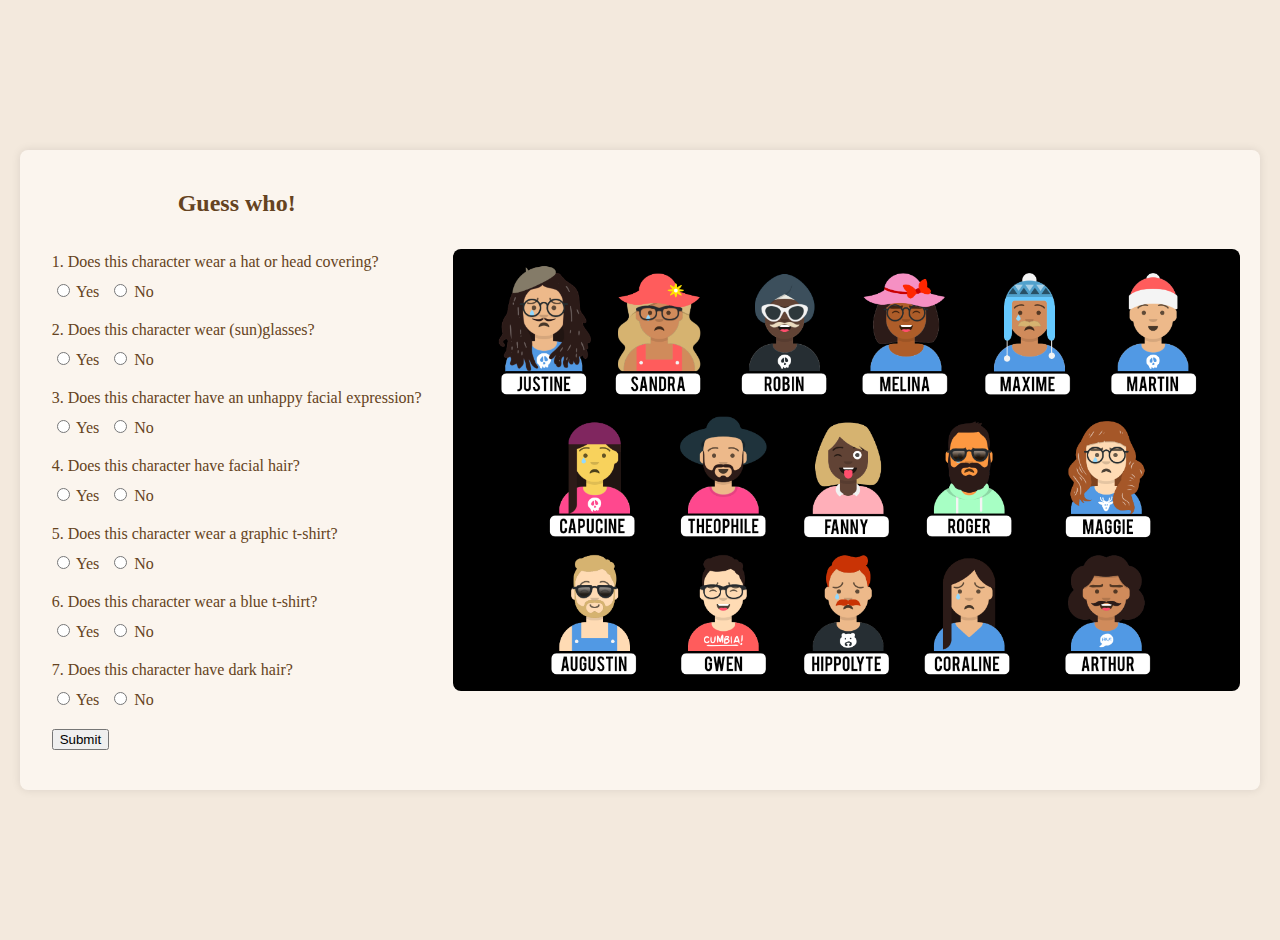
<file: guess-who/index.html>
<!DOCTYPE html>
<html lang="en">
<head>
    <meta charset="UTF-8">
    <meta name="viewport" content="width=device-width, initial-scale=1.0">
    <title>guess who</title>
    <link rel="stylesheet" href="styles.css">
</head>
<body>
    <div class="container">
        <div class="question-container">
            <h2>Guess who!</h2>
            <form id="characterForm">
                <div class="question">
                    <p>1. Does this character wear a hat or head covering?</p>
                    <div class="options">
                        <label><input type="radio" name="q1" value="1"> Yes</label>
                        <label><input type="radio" name="q1" value="0"> No</label>
                    </div>
                </div>
                <div class="question">
                    <p>2. Does this character wear (sun)glasses?</p>
                    <div class="options">
                        <label><input type="radio" name="q2" value="1"> Yes</label>
                        <label><input type="radio" name="q2" value="0"> No</label>
                    </div>
                </div>
                <div class="question">
                    <p>3. Does this character have an unhappy facial expression?</p>
                    <div class="options">
                        <label><input type="radio" name="q3" value="1"> Yes</label>
                        <label><input type="radio" name="q3" value="0"> No</label>
                    </div>
                </div>
                <div class="question">
                    <p>4. Does this character have facial hair?</p>
                    <div class="options">
                        <label><input type="radio" name="q4" value="1"> Yes</label>
                        <label><input type="radio" name="q4" value="0"> No</label>
                    </div>
                </div>
                <div class="question">
                    <p>5. Does this character wear a graphic t-shirt?</p>
                    <div class="options">
                        <label><input type="radio" name="q5" value="1"> Yes</label>
                        <label><input type="radio" name="q5" value="0"> No</label>
                    </div>
                </div>
                <div class="question">
                    <p>6. Does this character wear a blue t-shirt?</p>
                    <div class="options">
                        <label><input type="radio" name="q6" value="1"> Yes</label>
                        <label><input type="radio" name="q6" value="0"> No</label>
                    </div>
                </div>
                <div class="question">
                    <p>7. Does this character have dark hair?</p>
                    <div class="options">
                        <label><input type="radio" name="q7" value="1"> Yes</label>
                        <label><input type="radio" name="q7" value="0"> No</label>
                    </div>
                </div>
                <button type="button" onclick="showResults()">Submit</button>
                <div id="results"></div>
            </form>
        </div>
        <div class="image-container">
            <img src="characters.PNG" alt="Character Image">
        </div>

    </div>
    </div>
    <script src="script.js"></script>
</body>
</html>
</file>
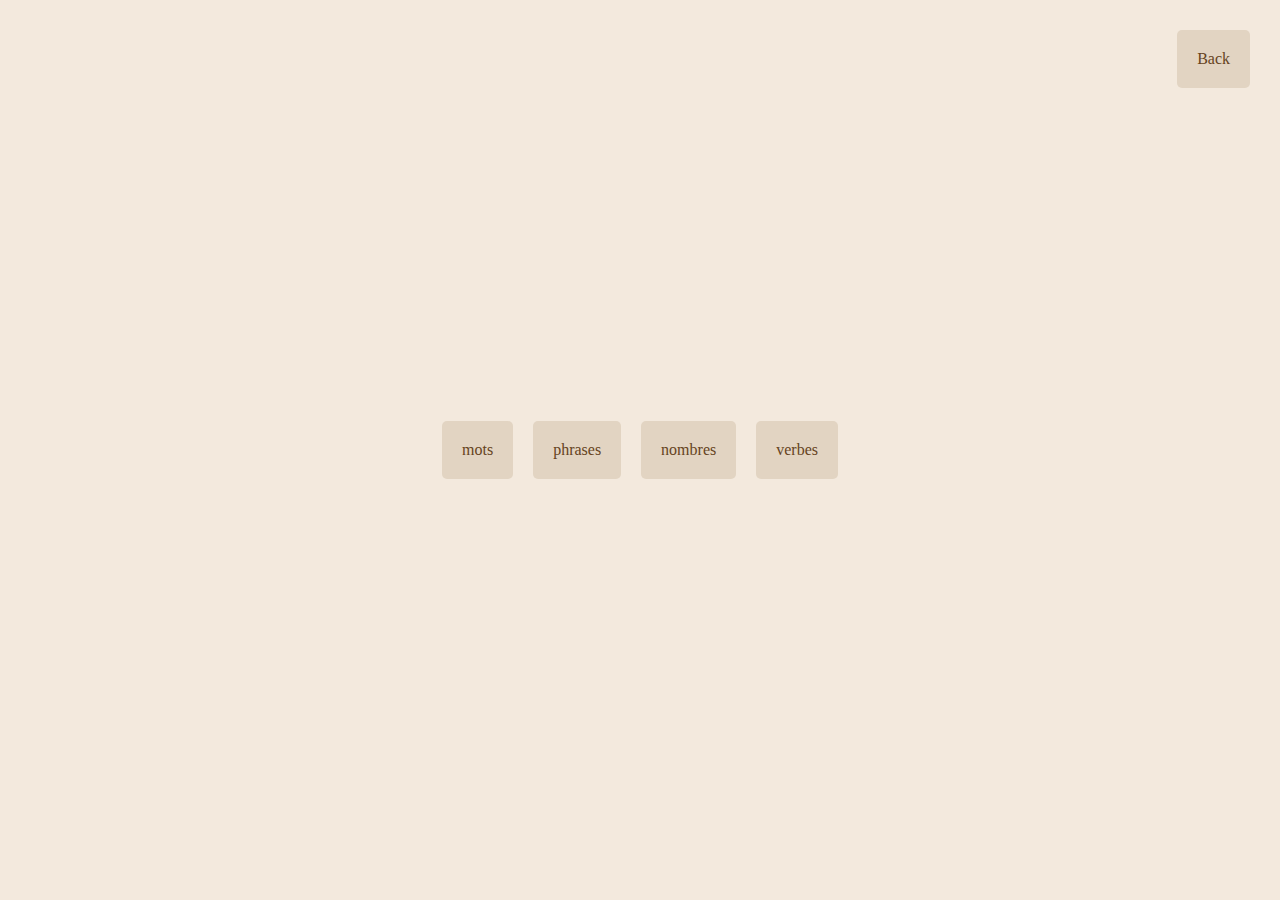
<file: occitan/index.html>
<!DOCTYPE html>
<html lang="en">
<head>
    <meta charset="UTF-8">
    <meta name="viewport" content="width=device-width, initial-scale=1.0">
    <title>Random Word Selector</title>
    <style>
        body {
            font-family: 'Palatino', serif;
            background-color: #f3e9dd;
            display: flex;
            flex-direction: column;
            align-items: center;
            justify-content: center;
            height: 100vh;
            margin: 0;
            color: #654321;; /* Default link color */
        }
        .box {
            padding: 20px;
            margin: 10px;
            background-color: #fbf5ee; /* Lighter background color */
            border: 1px solid #ccc; /* Outline */
            box-shadow: 0 0 10px rgba(200, 172, 135, 0.5); /* Shadow */
            width: 300px;
            text-align: center;
            color: #654321;; /* Default link color */
            border-radius: 5px; /* Rounded corners */
        }
        .button {
            padding: 20px;
            margin: 10px;
            background-color: rgba(210, 192, 168, 0.5); /* Darker shade of #f3e9dd */
            border: none;
            box-shadow: none;
            text-align: center;
            cursor: pointer;
            text-decoration: none; /* Remove underline for anchor */
            color: black; /* Text color */
            display: inline-block;
            color: #654321;; /* Default link color */
            border-radius: 5px; /* Rounded corners */
        }
        .hidden {
            display: none;
        }
        .button-container {
            display: flex;
            flex-direction: row;
            justify-content: center;
        }
        #back-to-index {
            position: absolute;
            top: 20px;
            right: 20px;
        }
        #pre-selection-back-button {
            position: absolute;
            top: 20px;
            right: 20px;
        }
        #back-button {
            position: absolute;
            top: 20px;
            right: 20px;
        }
        #content {
            text-align: center; /* Center align content */
        }
    </style>
</head>
<body>
    <a id="back-to-index" href="../index.html" class="button">Back</a>
    <div id="content" class="hidden">
        <a id="pre-selection-back-button" href="../index.html" class="button">Back</a>
        <div id="word1" class="box"></div>
        <div id="word2" class="box hidden"></div>
        <div id="back-button" class="button">Back</div>
    </div>
    <div id="button-container" class="button-container">
        <div class="button" data-file="mots.tsv">mots</div>
        <div class="button" data-file="phrases.tsv">phrases</div>
        <div class="button" data-file="nombres.tsv">nombres</div>
        <div class="button" data-file="verbes.tsv">verbes</div>
    </div>
    
    <script>
        document.addEventListener('DOMContentLoaded', function () {
            const buttonContainer = document.getElementById('button-container');
            const contentContainer = document.getElementById('content');
            const word1Box = document.getElementById('word1');
            const word2Box = document.getElementById('word2');
            const backButton = document.getElementById('back-button');
            const preSelectionBackButton = document.getElementById('pre-selection-back-button');
            const backToIndexButton = document.getElementById('back-to-index');

            let words = [];
            let currentIndex = -1;
            let currentColumn = 0; // Track the current column (0 or 1)
            let totalColumns = 2; // Total number of columns in the TSV file

            // Existing button click event listeners
            document.querySelectorAll('.button').forEach(button => {
                button.addEventListener('click', function () {
                    const file = button.getAttribute('data-file');
                    loadTSV(file);
                    buttonContainer.style.display = 'none'; // Hide the button container
                    contentContainer.classList.remove('hidden');
                    preSelectionBackButton.style.display = 'none'; // Hide pre-selection back button
                    backToIndexButton.style.display = 'none'; // Hide index back button after selection
                });
            });

            // Back button click event listener (on the second page)
            backButton.addEventListener('click', function () {
                contentContainer.classList.add('hidden');
                buttonContainer.style.display = 'flex'; // Show the button container
                preSelectionBackButton.style.display = 'inline-block'; // Show pre-selection back button
                backToIndexButton.style.display = 'inline-block'; // Show index back button
            });

            // Back to index button click event listener (on the first page)
            backToIndexButton.addEventListener('click', function (event) {
                event.preventDefault();
                window.location.href = '../index.html';
            });

            // Keydown event listener for Enter key
            document.addEventListener('keydown', function (event) {
                if (event.key === 'Enter') {
                    event.preventDefault(); // Prevent default action (e.g., form submission)
                    if (currentColumn === 0) {
                        showSecondWord();
                    } else {
                        showRandomWord();
                    }
                } else {
                    // Move to next column if any other key is pressed
                    if (currentColumn === 0) {
                        showSecondWord();
                    } else {
                        showRandomWord();
                    }
                }
            });

            // Click event listener to move to the next column when clicking outside back-button
            document.addEventListener('click', function (event) {
                if (event.target !== backButton && event.target.closest('#back-button') === null) {
                    if (currentColumn === 0) {
                        showSecondWord();
                    } else {
                        showRandomWord();
                    }
                }
            });

            function loadTSV(file) {
                fetch(file)
                    .then(response => response.text())
                    .then(tsvData => {
                        const rows = tsvData.trim().split('\n').slice(1);
                        words = rows.map(row => row.split('\t'));
                        showRandomWord();
                    });
            }

            function showRandomWord() {
                currentIndex = Math.floor(Math.random() * words.length);
                const currentWord = words[currentIndex];
                word1Box.textContent = currentWord[0];
                word2Box.classList.add('hidden');
                currentColumn = 0; // Set to first column
            }

            function showSecondWord() {
                const currentWord = words[currentIndex];
                word2Box.textContent = currentWord[1];
                word2Box.classList.remove('hidden');
                currentColumn = 1; // Set to second column
            }
        });
    </script>
</body>
</html>
</file>
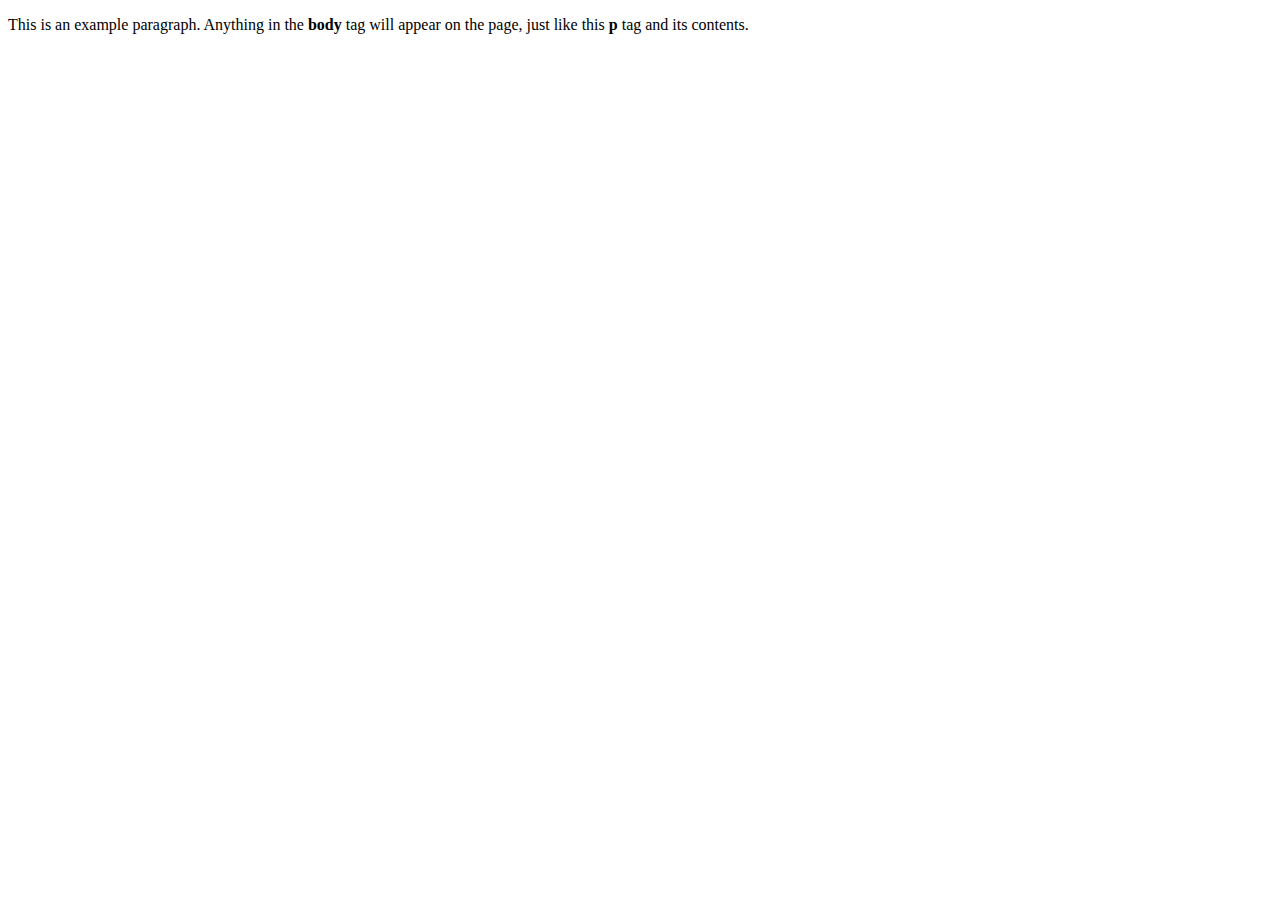
<file: teaching/index.html>
<!doctype html>
<html>
  <head>
    <title>This is the title of the webpage!</title>
  </head>
  <body>
    <p>This is an example paragraph. Anything in the <strong>body</strong> tag will appear on the page, just like this <strong>p</strong> tag and its contents.</p>
  </body>
</html>
</file>
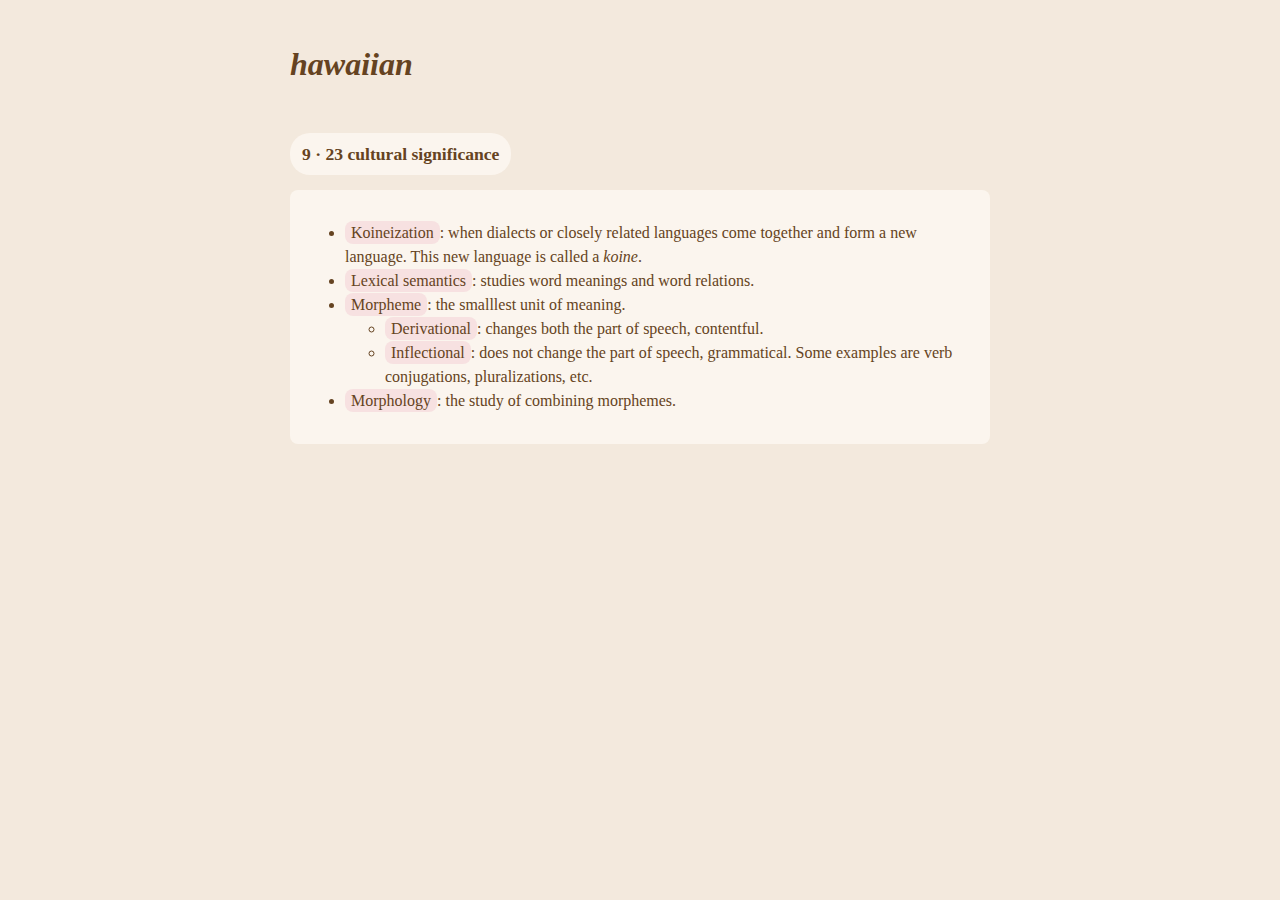
<file: languages/hawaiian/index.html>
<!DOCTYPE html>
<html lang="en">
<head>
    <meta charset="UTF-8">
    <meta name="viewport" content="width=device-width, initial-scale=1.0">
    <title>romling</title>
    <link rel="stylesheet" href="styles.css">
</head>
<body>
    <div class="content">
        <div class="title-container">
            <h1><i>hawaiian</i></h1>
        </div>

        <!-- Example note entry -->
        <div class="entry">
            <h2 class="entry-date">9 · 23 cultural significance</h2>
            <div class="box">
                <ul>
                    <li>
                        <span class="hl">Koineization</span>: when dialects or closely related languages come together and form a new language. This new language is called a <i>koine</i>. 
                    </li>
                    <li>
                        <span class="hl">Lexical semantics</span>: studies word meanings and word relations. 
                    </li>
                    <li>
                        <span class="hl">Morpheme</span>: the smalllest unit of meaning.
                    </li>
                        <ul>
                            <li>  <span class="hl">Derivational</span>: changes both the part of speech, contentful.</li>
                            <li>  <span class="hl">Inflectional</span>: does not change the part of speech, grammatical. Some examples are verb conjugations, pluralizations, etc.</li>
                        </ul>
                    <li>
                        <span class="hl">Morphology</span>: the study of combining morphemes.
                    </li>
                </ul>
        </div>
    </div>
</body>
</html>
</file>
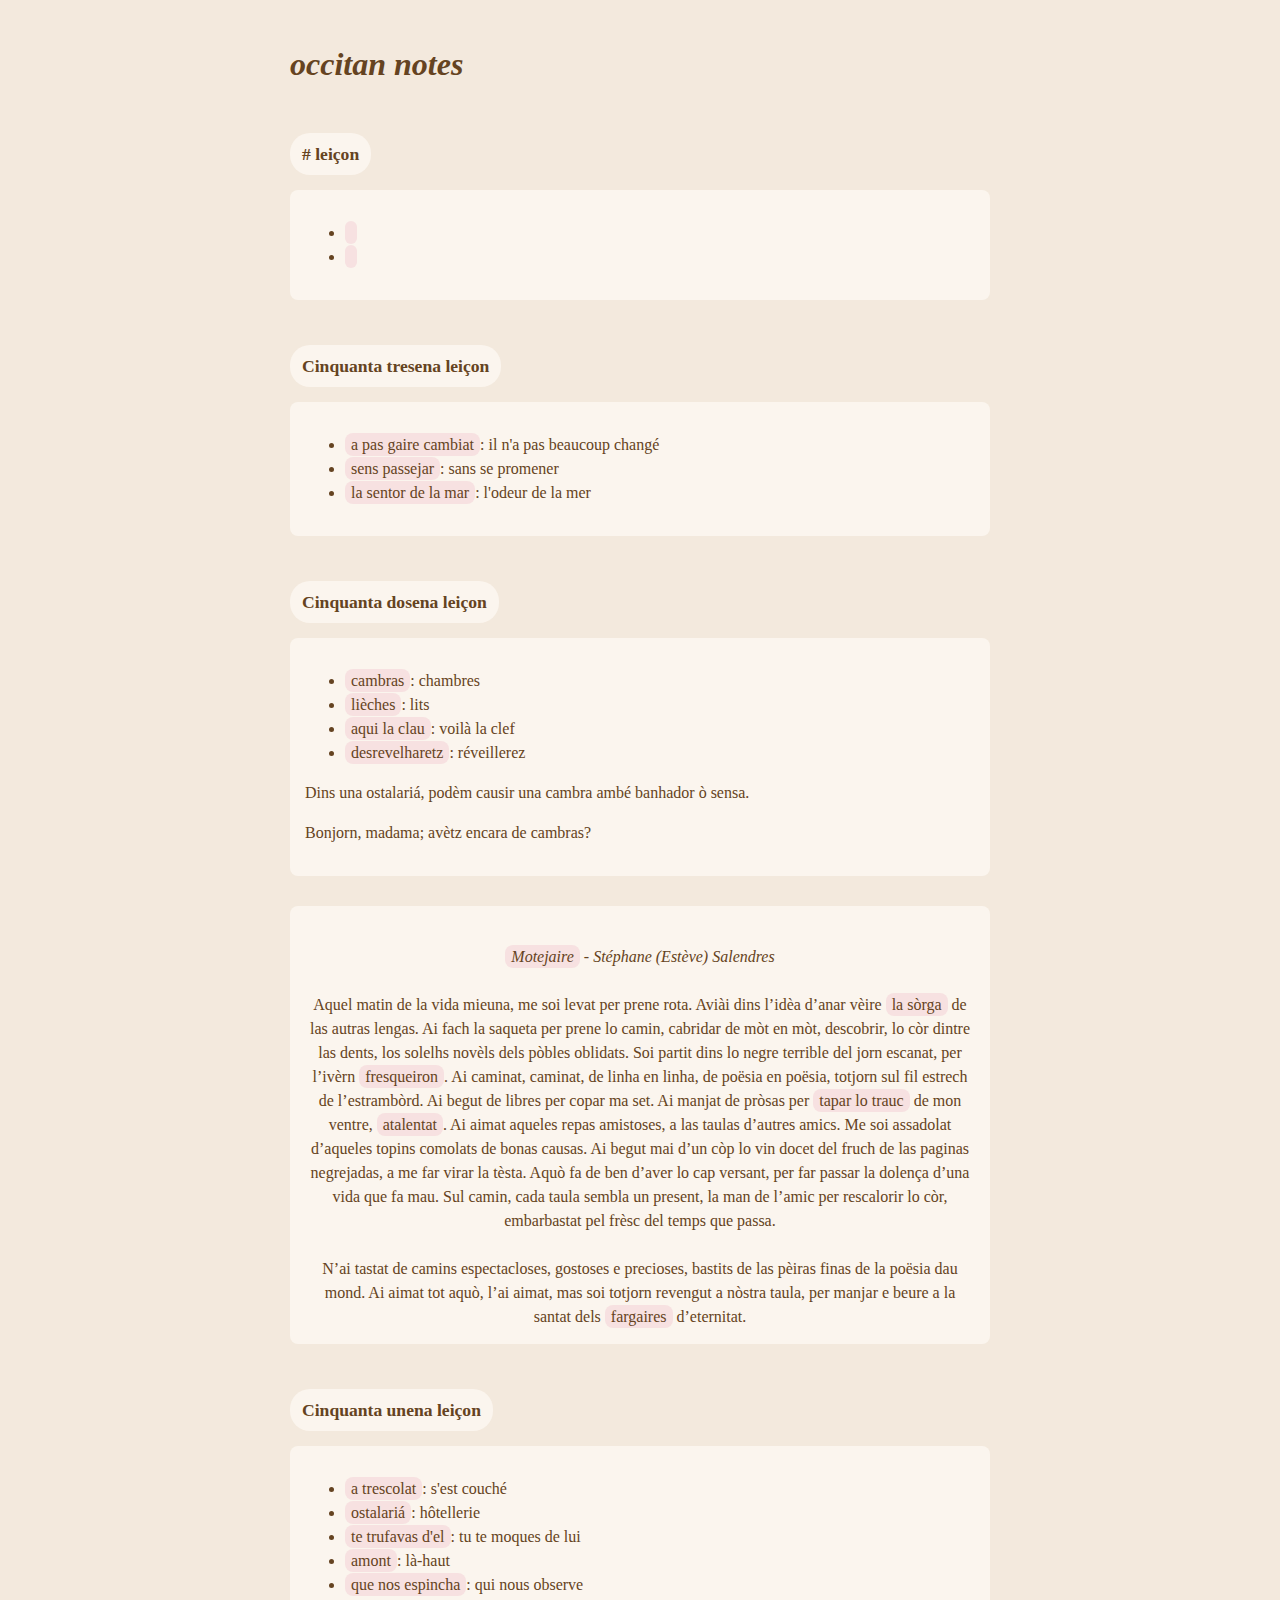
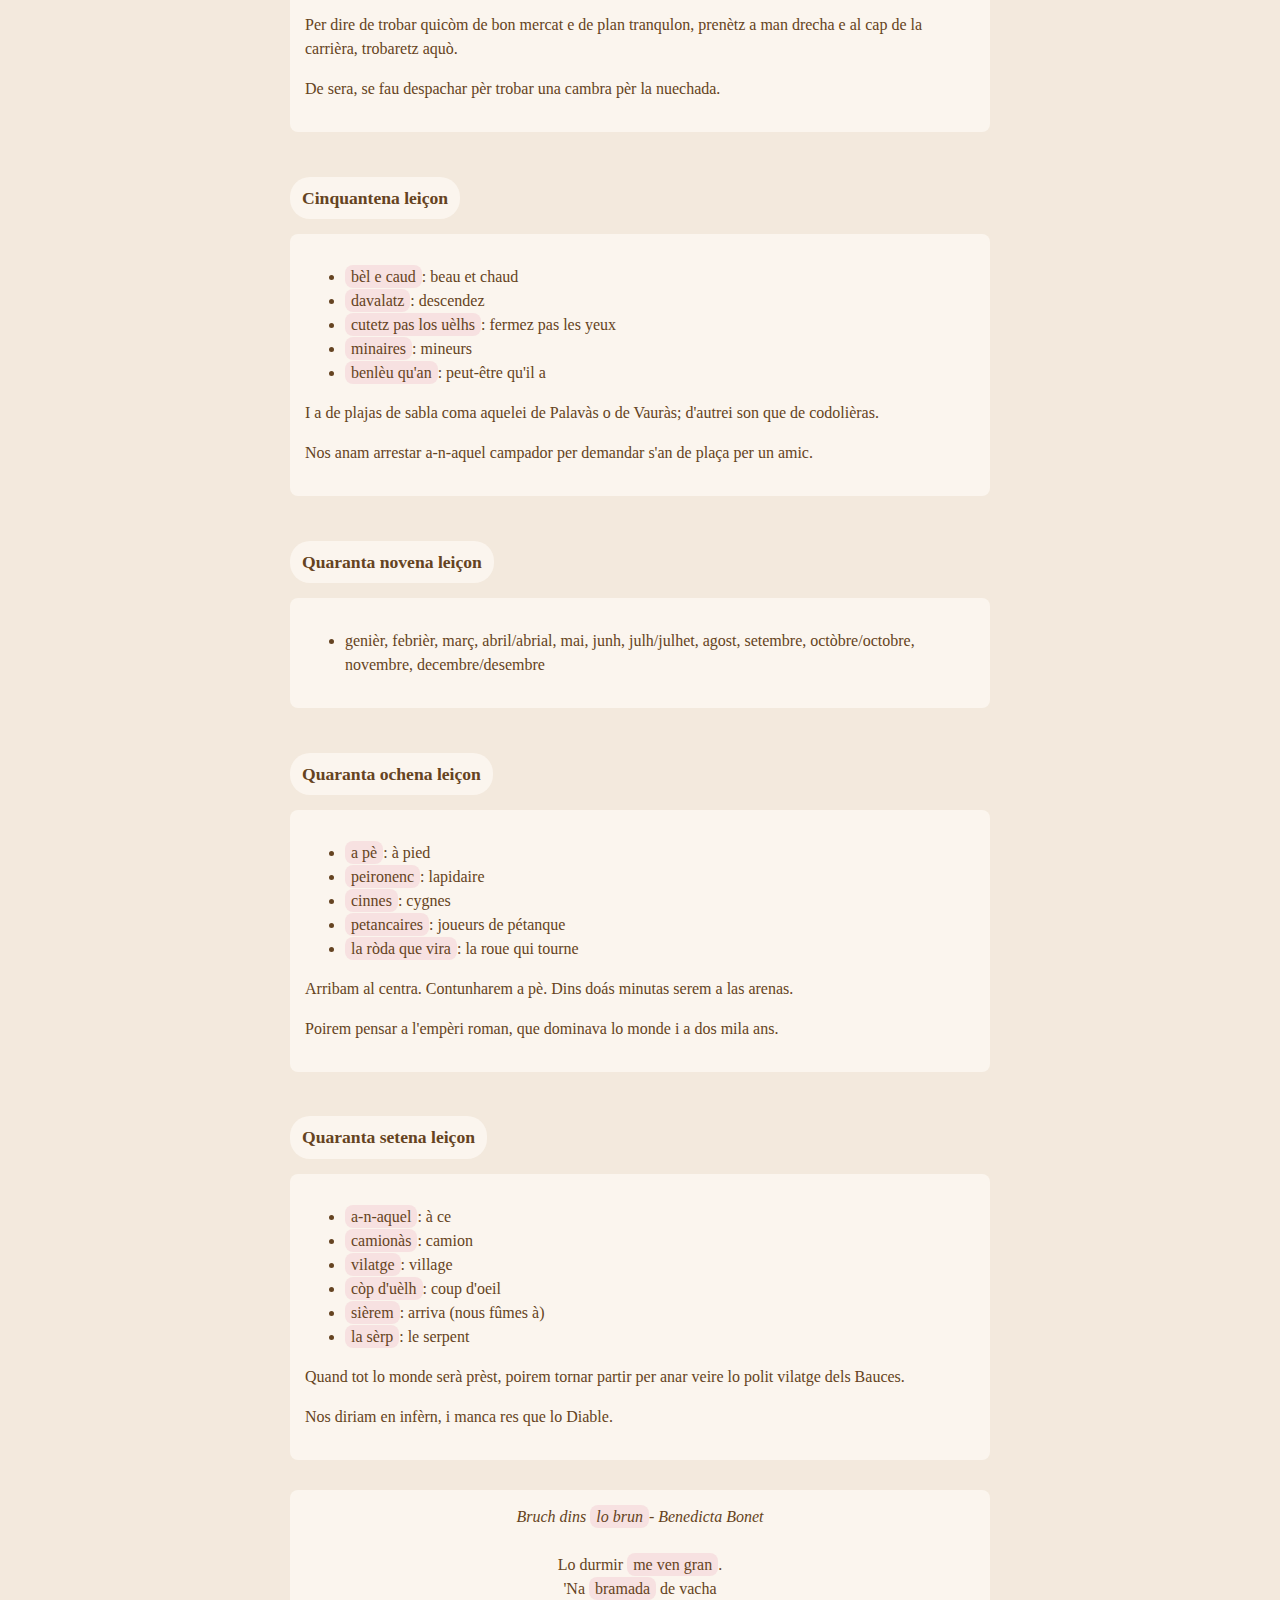
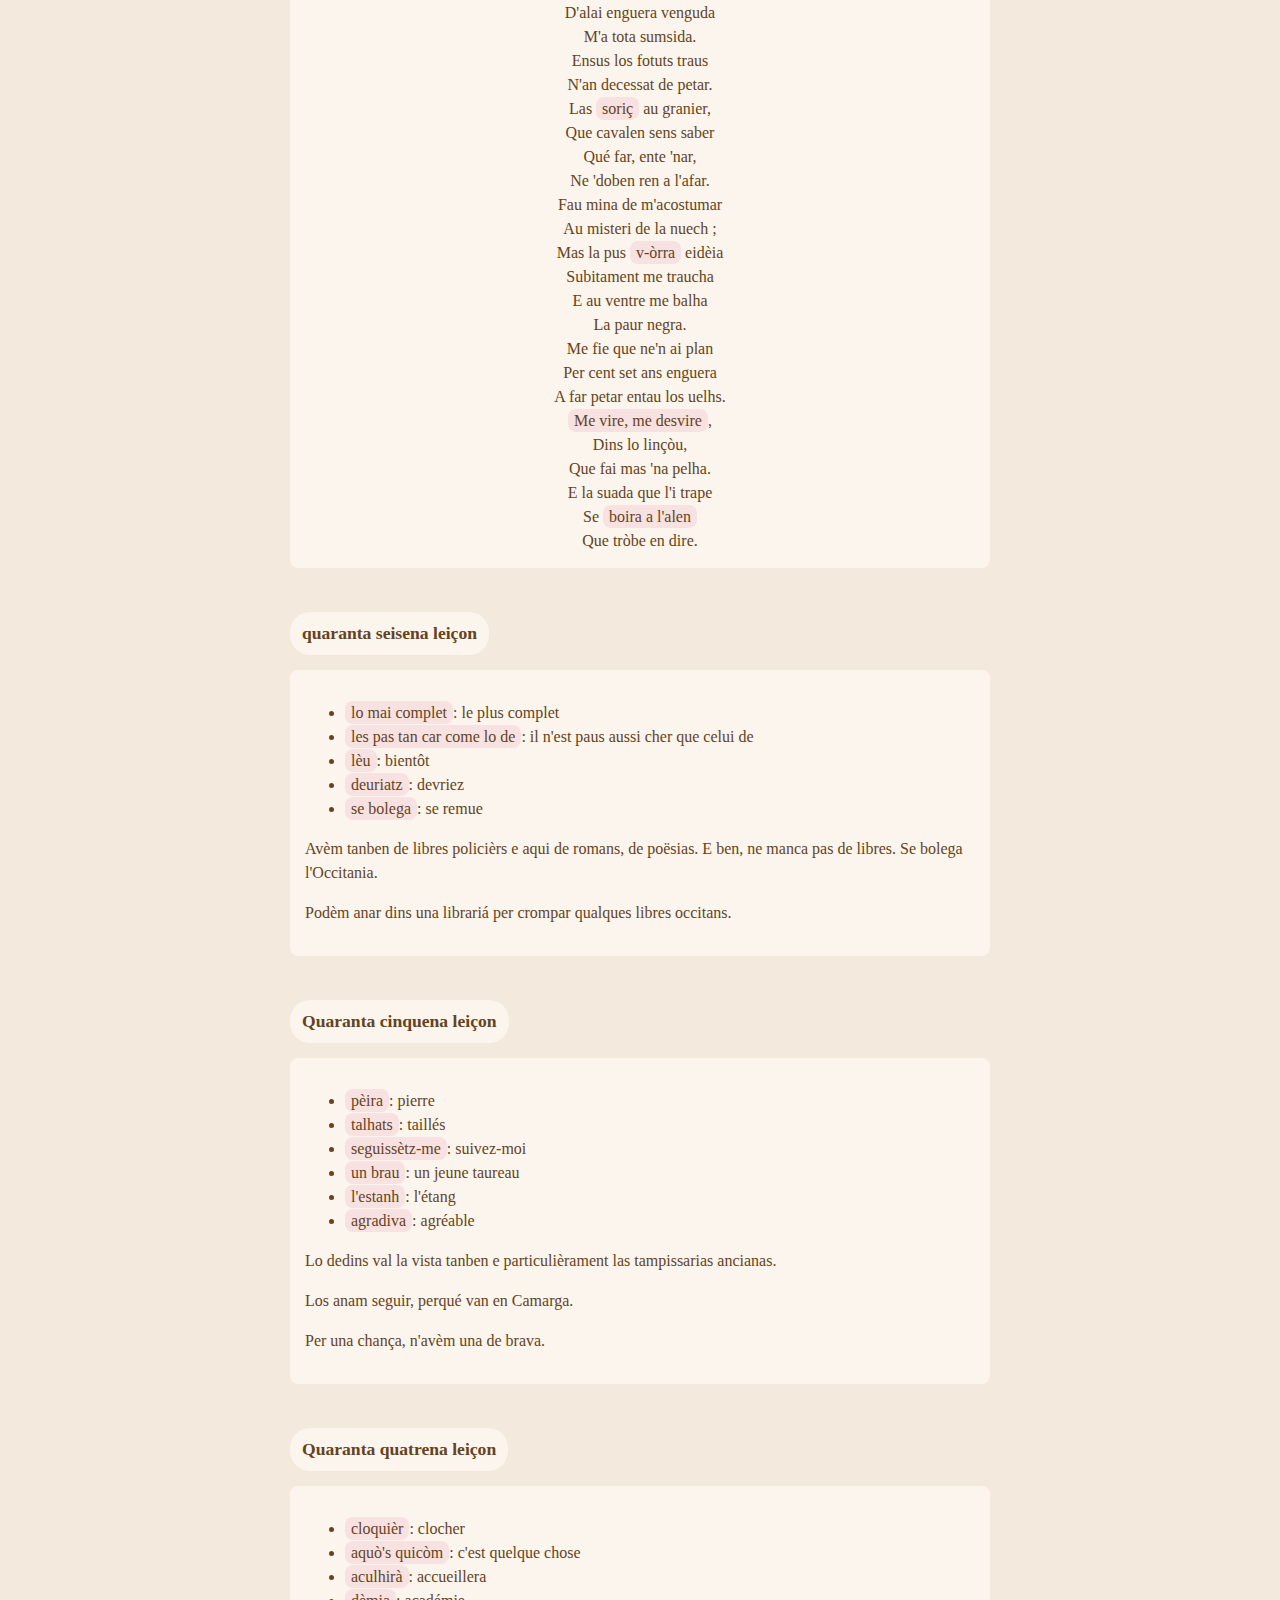
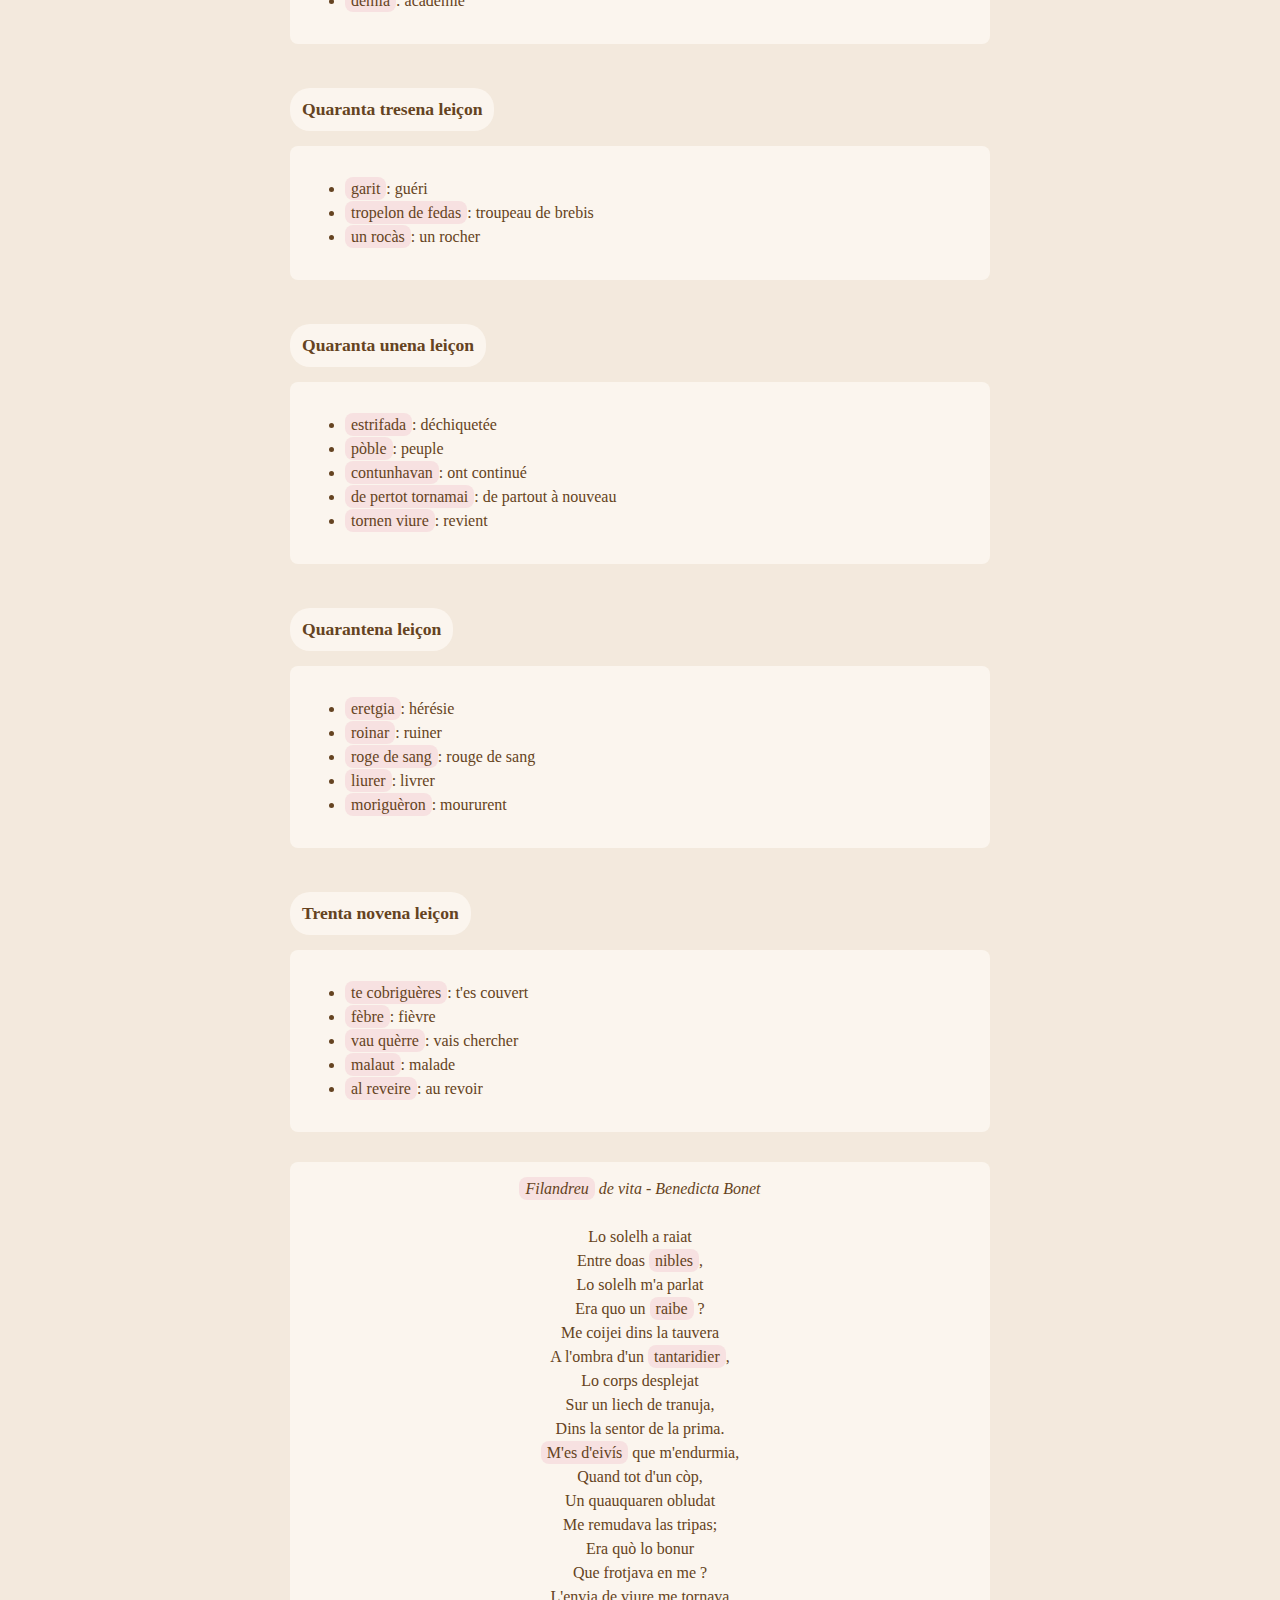
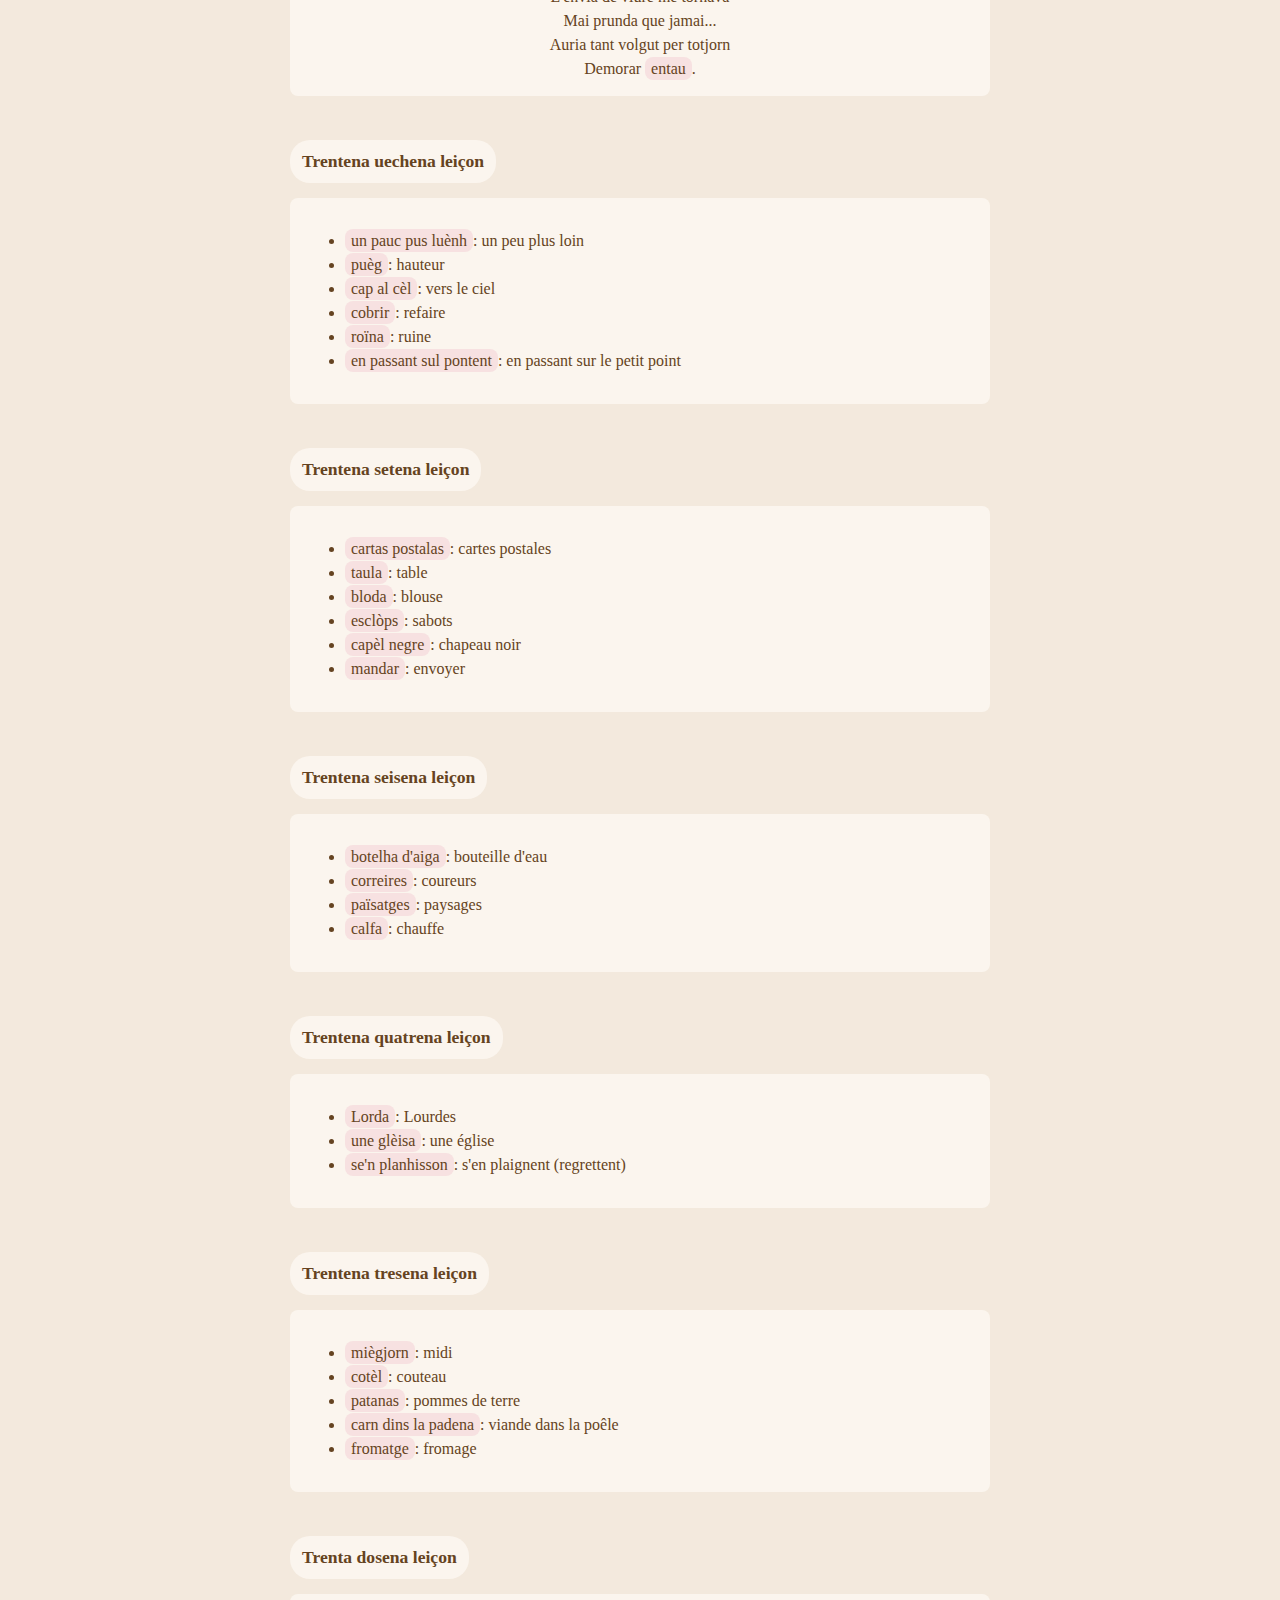
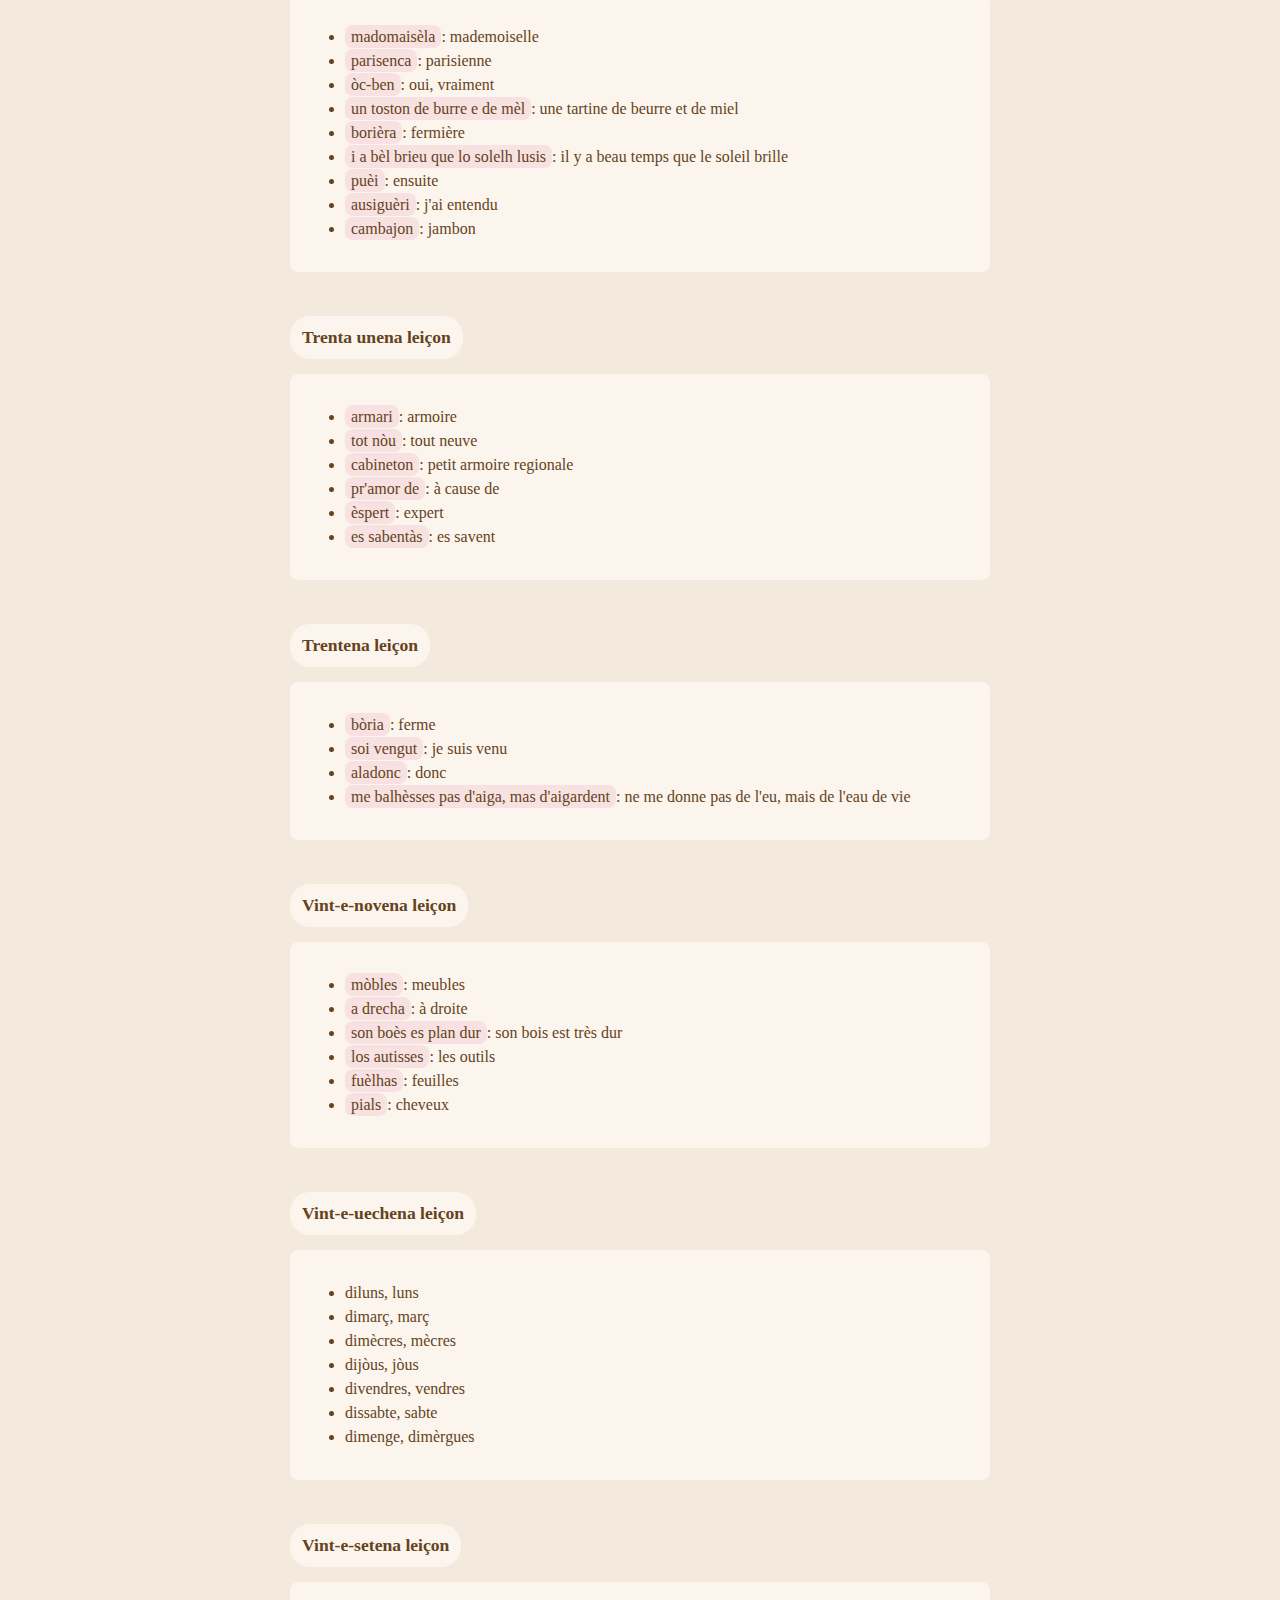
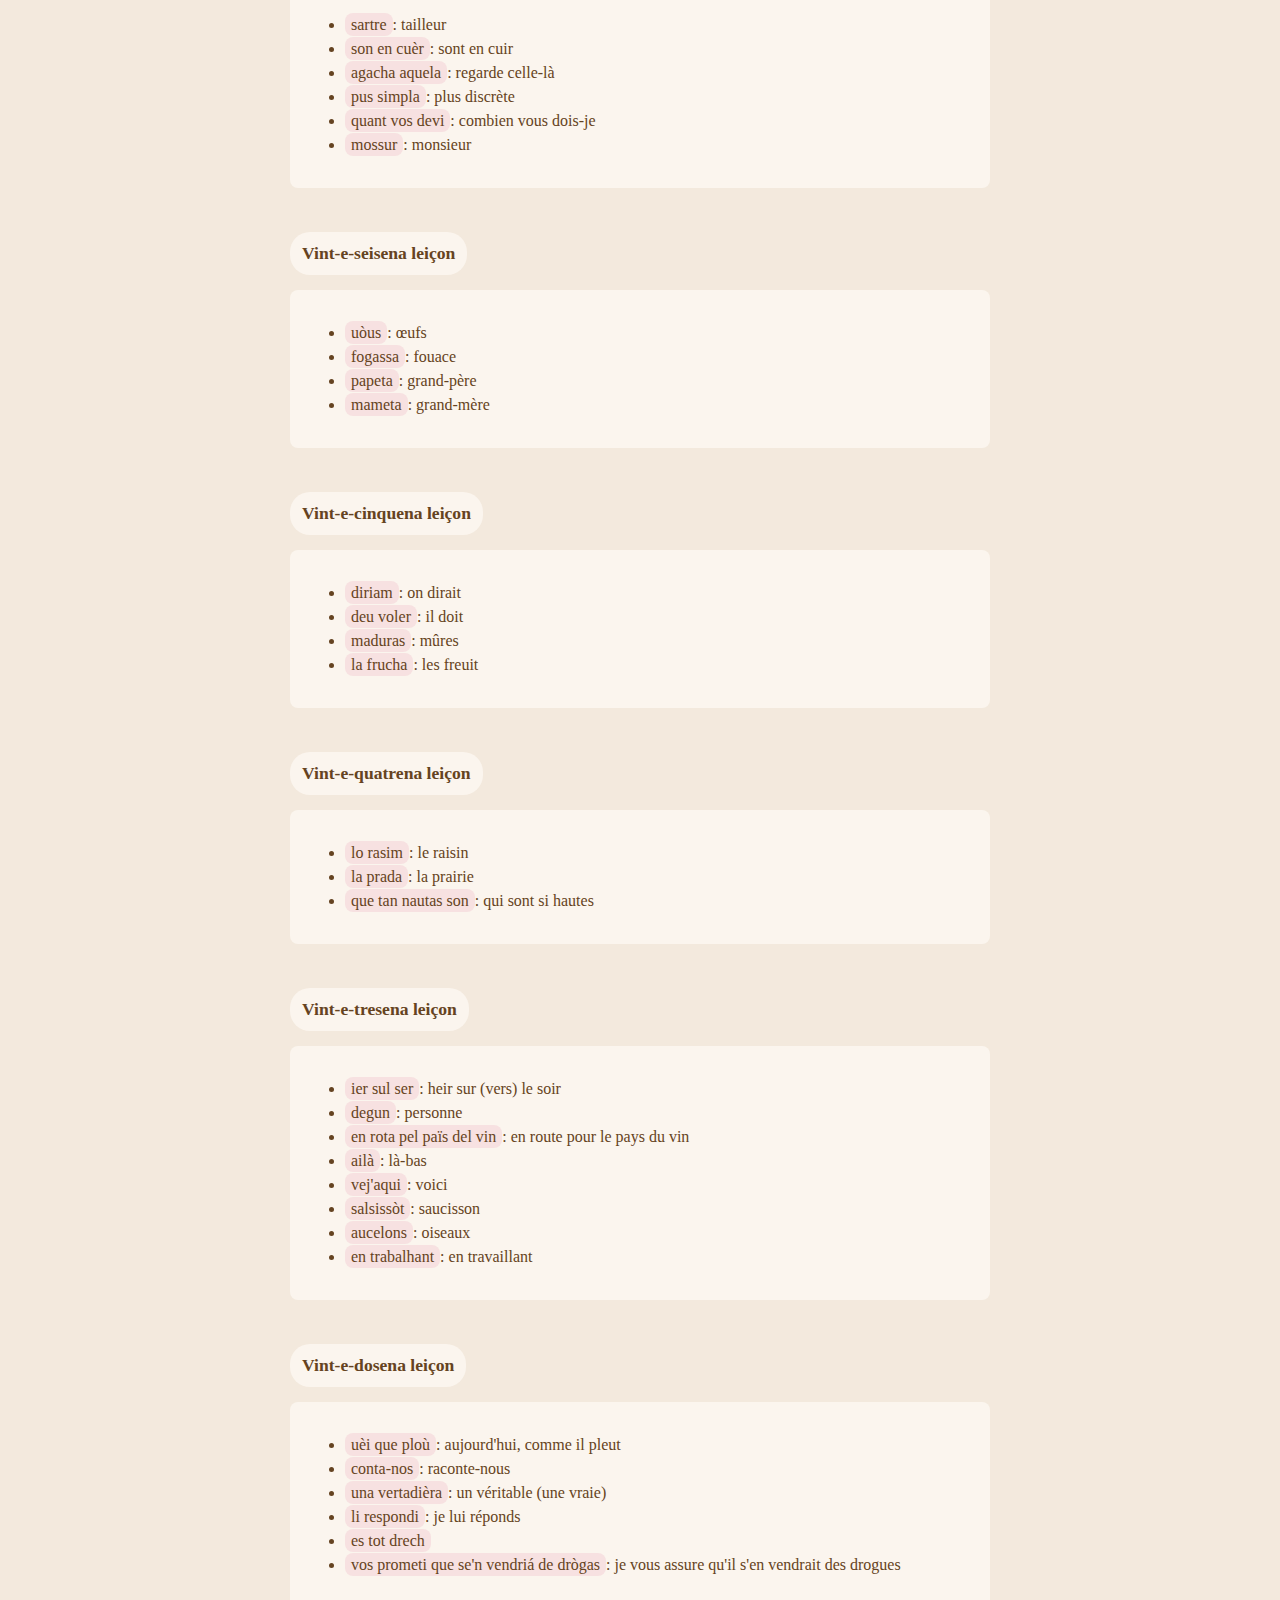
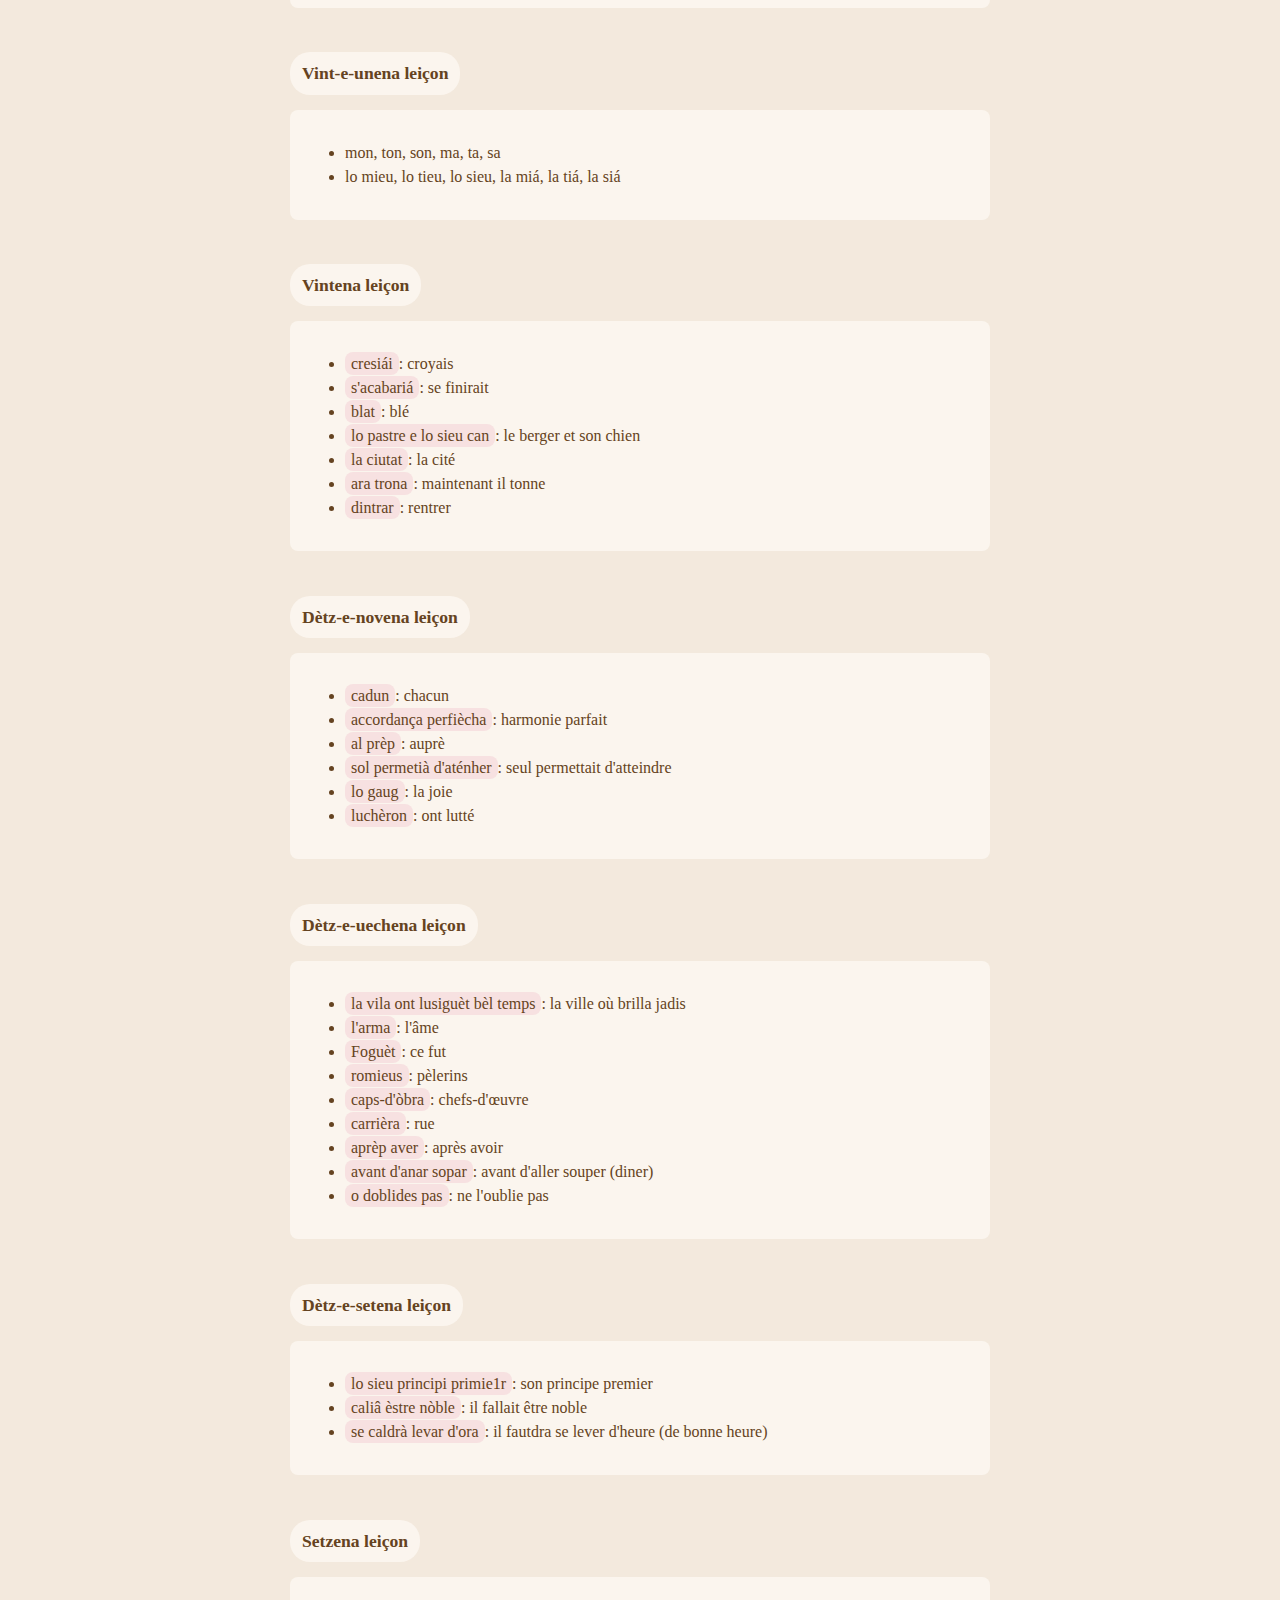
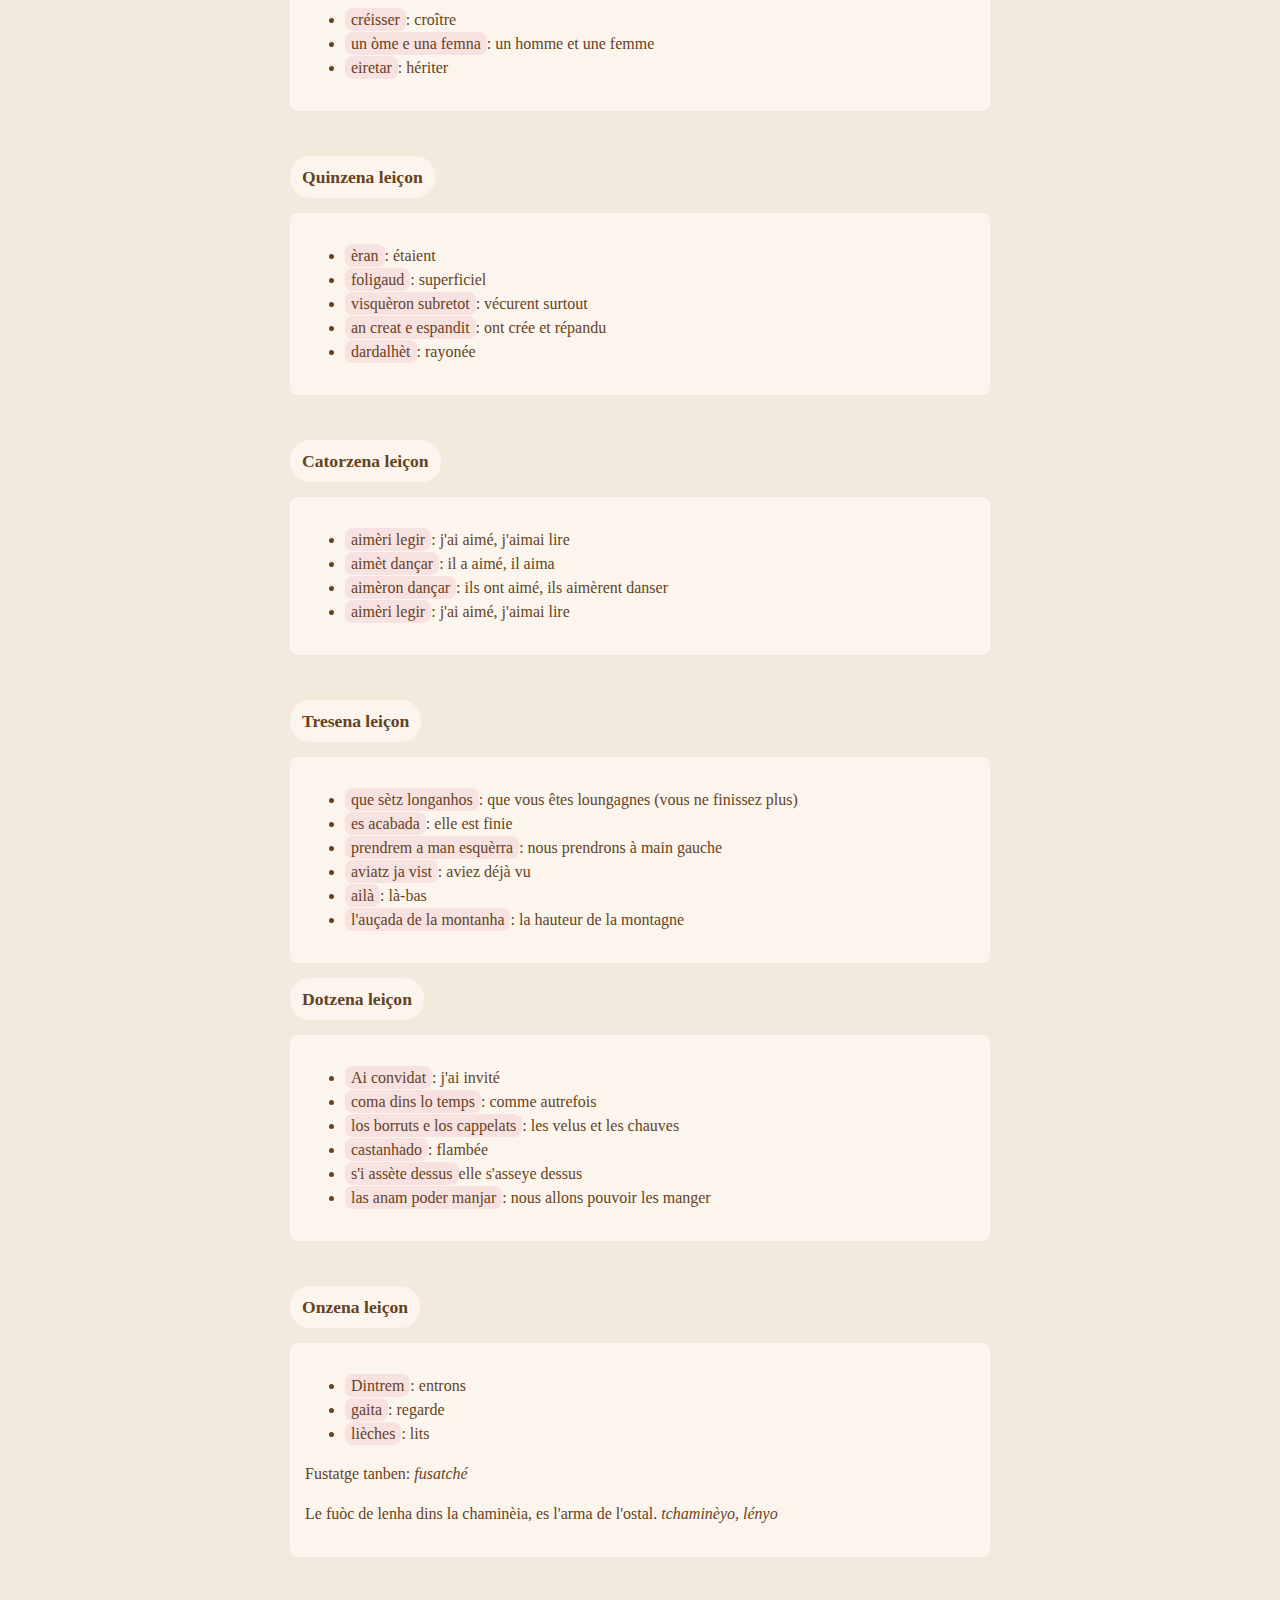
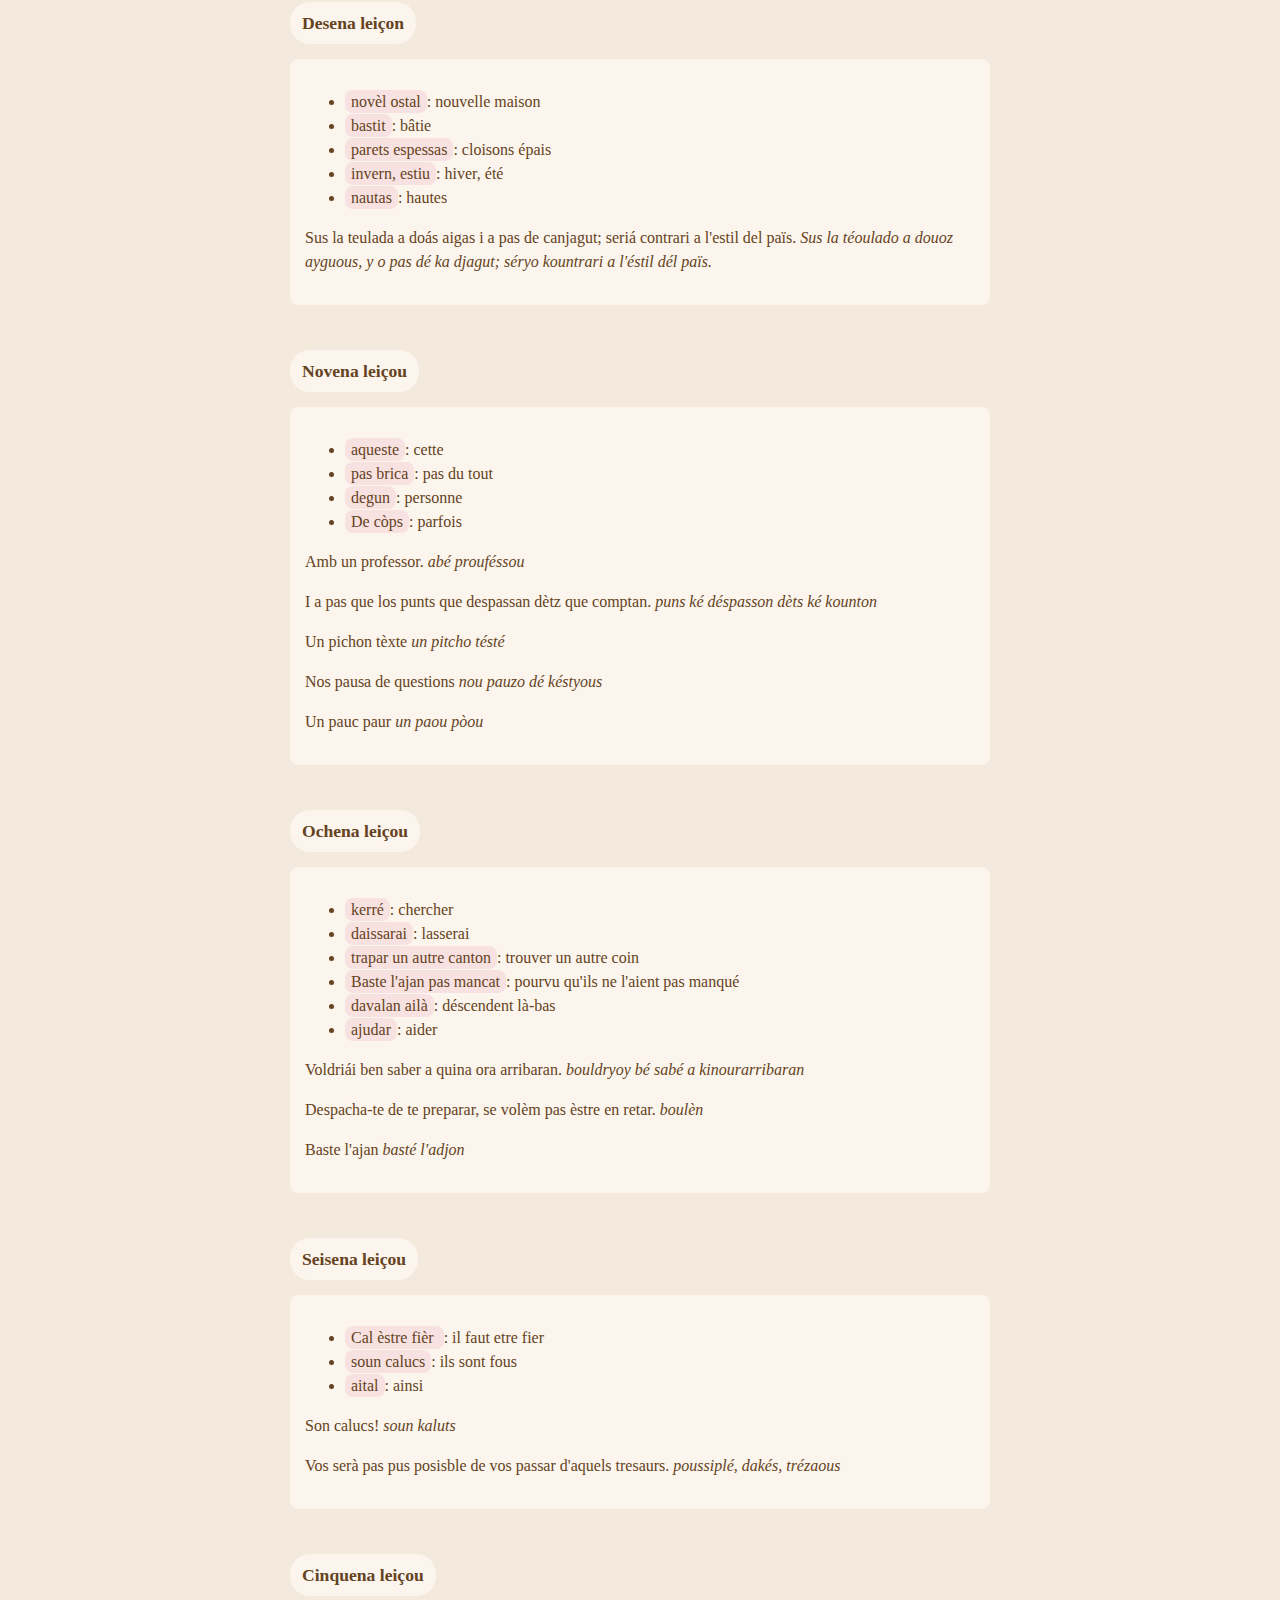
<file: languages/occitan/index.html>
<!DOCTYPE html>
<html lang="en">
<script>
    document.addEventListener('DOMContentLoaded', function() {
        // Get all <hl> elements in the document
        const hlElements = document.querySelectorAll('hl');
        
        // Replace each <hl> element with a <span class="hl">
        hlElements.forEach(function(hl) {
            const span = document.createElement('span');
            span.classList.add('hl');
            span.innerHTML = hl.innerHTML;
            hl.replaceWith(span);
        });
    });
</script>
<head>
    <meta charset="UTF-8">
    <meta name="viewport" content="width=device-width, initial-scale=1.0">
    <title>romling</title>
    <link rel="stylesheet" href="styles.css">
</head>
<body>

   
    
    <div class="content">
        <div class="title-container">
            <h1><i>occitan notes</i></h1>
        </div>

        <h2 class="entry-date"># leiçon</h2>
        <div class="entry">
            <div class="box">
                <ul>
                    
                    <li>
                        <hl></hl>
                    </li>
                    <li>
                        <hl></hl>
                    </li>

                </ul>
            </div>
        </div>

        <h2 class="entry-date">Cinquanta tresena leiçon</h2>
        <div class="entry">
            <div class="box">
                <ul>
                    
                    <li>
                        <hl>a pas gaire cambiat</hl>: il n'a pas beaucoup changé
                    </li>
                    <li>
                        <hl>sens passejar</hl>: sans se promener
                    </li>
                    <li>
                        <hl>la sentor de la mar</hl>: l'odeur de la mer
                    </li>

                </ul>
            </div>
        </div>



        <h2 class="entry-date">Cinquanta dosena leiçon</h2>
        <div class="entry">
            <div class="box">
                <ul>
                    <li>
                        <hl>cambras</hl>: chambres
                    </li>
                    <li>
                        <hl>lièches</hl>: lits
                    </li>
                    <li>
                        <hl>aqui la clau</hl>: voilà la clef
                    </li>
                    <li>
                        <hl>desrevelharetz</hl>: réveillerez
                    </li>
                </ul>
                <p>Dins una ostalariá, podèm causir una cambra ambé banhador ò sensa.</p>
                <p>Bonjorn, madama; avètz encara de cambras?</p>
            </div>
        </div>



        <div class="entry">
            <div class="box", style="text-align: center;">
                <br><i><hl>Motejaire</hl> - Stéphane (Estève) Salendres </i> <br> 
                
                <br> Aquel matin de la vida mieuna, me soi levat per prene rota. Aviài dins l’idèa d’anar vèire <hl>la sòrga</hl> de las autras lengas. Ai fach la saqueta per prene lo camin, cabridar de mòt en mòt, descobrir, lo còr dintre las dents, los solelhs novèls dels pòbles oblidats. Soi partit dins lo negre terrible del jorn escanat, per l’ivèrn <hl>fresqueiron</hl>. Ai caminat, caminat, de linha en linha, de poësia en poësia, totjorn sul fil estrech de l’estrambòrd. Ai begut de libres per copar ma set. Ai manjat de pròsas per <hl>tapar lo trauc</hl> de mon ventre, <hl>atalentat</hl>. Ai aimat aqueles repas amistoses, a las taulas d’autres amics. Me soi assadolat d’aqueles topins comolats de bonas causas. Ai begut mai d’un còp lo vin docet del fruch de las paginas negrejadas, a me far virar la tèsta. Aquò fa de ben d’aver lo cap versant, per far passar la dolença d’una vida que fa mau. Sul camin, cada taula sembla un present, la man de l’amic per rescalorir lo còr, embarbastat pel frèsc del temps que passa.<br> 
                
                <br> N’ai tastat de camins espectacloses, gostoses e precioses, bastits de las pèiras finas de la poësia dau mond. Ai aimat tot aquò, l’ai aimat, mas soi totjorn revengut a nòstra taula, per manjar e beure a la santat dels <hl>fargaires</hl> d’eternitat.
            </div>
        </div>
        <!-- <div class="entry">
            <div class="box", style="text-align: center;">
                <br><i>Per un Narcissi - Xavièr Bach</i> <br>
                
                <br>l'anar de son còs mut se mirava dins l'aiga<br>

                <br>frega-bronzissiá son vestit ispre de tela rufa qu'acrancava una rómec aguirlandida d'un sause rosselh a la bròca seca d'un garric; las fuèlhas cracinavan jol córrer de sa camba lassa; s'alisava lo pitre per la camisa mièg dubèrta mentre que lo vent...<br>

                <br>l'anar de son còs mut se mirava dins l'aiga<br>

                <br>l'esclau èra estacat a la còrda de pèira; sa man cercava son cap e sa man furgava sos pèlses de desirança; sa cara s'enaurava de la jòia d'una mòrt; sa man cercava son còr.<br>

                <br>l'agrat de son còs mut se mirava dins l'aiga<br>

                <br>i a temps una dròlla l'aviá seguit a la broa de l'aiga; avián begut amassa una taça de vin, negre, sorne, qu'aviá faitas lors caras mai claras que l'entrelusir de boscalha; sa man fernissiá.<br>

                <br>l'agrat de son còs nud se mirava dins l'aiga<br>

                <br>gaitava, de longa; las causòtas blavas e vivas, los casses ronhoses bronzinent de ferum e la tornada parièra de sa cuèissa alisada.<br>

                <br>l'agrat de son còr nud se mirava dins l'aiga<br>

                <br>los bòsques èran cauds e lo cèl negrissiá; dont mai veniá la nuèit, dont mai son agach s'atrumava, asuaudit de tubas doças e candas; lo babau de son sénher s'arrapava a la flor pesolhièra; Narcissi se levèt...
            </div>
        </div> -->




        <h2 class="entry-date">Cinquanta unena leiçon</h2>
        <div class="entry">
            <div class="box">
                <ul>
                    
                    <li>
                        <hl>a trescolat</hl>: s'est couché
                    </li>
                    <li>
                        <hl>ostalariá</hl>: hôtellerie
                    </li>
                    <li>
                        <hl>te trufavas d'el</hl>: tu te moques de lui
                    </li>
                    <li>
                        <hl>amont</hl>: là-haut
                    </li>
                    <li>
                        <hl>que nos espincha</hl>: qui nous observe
                    </li>
                </ul>
            <p>Per dire de trobar quicòm de bon mercat e de plan tranqulon, prenètz a man drecha e al cap de la carrièra, trobaretz aquò.</p>
            <p>De sera, se fau despachar pèr trobar una cambra pèr la nuechada.</p>
            </div>
        </div>


        <h2 class="entry-date">Cinquantena leiçon</h2>
        <div class="entry">
            <div class="box">
                <ul>
                    
                    <li>
                        <hl>bèl e caud</hl>: beau et chaud
                    </li>
                    <li>
                        <hl>davalatz</hl>: descendez
                    </li>
                    <li>
                        <hl>cutetz pas los uèlhs</hl>: fermez pas les yeux
                    </li>
                    <li>
                        <hl>minaires</hl>: mineurs
                    </li>
                    <li>
                        <hl>benlèu qu'an</hl>: peut-être qu'il a
                    </li>
                </ul>
                <p>I a de plajas de sabla coma aquelei de Palavàs o de Vauràs; d'autrei son que de codolièras.</p>
                <p>Nos anam arrestar a-n-aquel campador per demandar s'an de plaça per un amic.</p>
            </div>
        </div>

        
        <h2 class="entry-date">Quaranta novena leiçon</h2>
        <div class="entry">
            <div class="box">
                <ul>
                    <li>
                        genièr, febrièr, març, abril/abrial, mai, junh, julh/julhet, agost, setembre, octòbre/octobre, novembre, decembre/desembre
                    </li>
                </ul>
            </div>
        </div>

        <h2 class="entry-date">Quaranta ochena leiçon</h2>
        <div class="entry">
            <div class="box">
                <ul>
                    <li>
                        <hl>a pè</hl>: à pied
                    </li>
                    <li>
                        <hl>peironenc</hl>: lapidaire
                    </li>
                    <li>
                        <hl>cinnes</hl>: cygnes
                    </li>
                    <li>
                        <hl>petancaires</hl>: joueurs de pétanque
                    </li>
                    <li>
                        <hl>la ròda que vira</hl>: la roue qui tourne
                    </li>
                </ul>
                <p>Arribam al centra. Contunharem a pè. Dins doás minutas serem a las arenas.</p>
                <p>Poirem pensar a l'empèri roman, que dominava lo monde i a dos mila ans.</p>
            </div>
        </div>


     


        

        <h2 class="entry-date">Quaranta setena leiçon</h2>
        <div class="entry">
            <div class="box">
                <ul>
                    <li>
                        <hl>a-n-aquel</hl>: à ce
                    </li>
                    <li>
                        <hl>camionàs</hl>: camion
                    </li>
                    <li>
                        <hl>vilatge</hl>: village
                    </li>
                    <li>
                        <hl>còp d'uèlh</hl>: coup d'oeil
                    </li>
                    <li>
                        <hl>sièrem</hl>: arriva (nous fûmes à)
                    </li>
                    <li>
                        <hl>la sèrp</hl>: le serpent
                    </li>
                </ul>
                <p>Quand tot lo monde serà prèst, poirem tornar partir per anar veire lo polit vilatge dels Bauces.</p>
                <p>Nos diriam en infèrn, i manca res que lo Diable.</p>
            </div>
        </div>

        <div class="entry">
            <div class="box", style="text-align: center;">
                <i>Bruch dins <hl>lo brun</hl>- Benedicta Bonet</i><br>

                <br>Lo durmir <hl>me ven gran</hl>.
                <br>'Na <hl>bramada</hl> de vacha
                <br>D'alai enguera venguda
                <br>M'a tota sumsida.
                <br>Ensus los fotuts traus
                <br>N'an decessat de petar.
                <br>Las <hl>soriç</hl> au granier,
                <br>Que cavalen sens saber
                <br>Qué far, ente 'nar,
                <br>Ne 'doben ren a l'afar.
                <br>Fau mina de m'acostumar
                <br>Au misteri de la nuech ;
                <br>Mas la pus <hl>v-òrra</hl> eidèia
                <br>Subitament me traucha
                <br>E au ventre me balha
                <br>La paur negra.
                <br>Me fie que ne'n ai plan
                <br>Per cent set ans enguera
                <br>A far petar entau los uelhs.
                <br><hl>Me vire, me desvire</hl>,
                <br>Dins lo linçòu,
                <br>Que fai mas 'na pelha.
                <br>E la suada que l'i trape
                <br>Se <hl>boira a l'alen</hl>
                <br>Que tròbe en dire.                
            </div>
        </div>


        <h2 class="entry-date"> quaranta seisena leiçon</h2>
        <div class="entry">
            <div class="box">
                <ul>
                    <li>
                        <hl>lo mai complet</hl>: le plus complet
                    </li>
                    <li>
                        <hl>les pas tan car come lo de</hl>: il n'est paus aussi cher que celui de
                    </li>
                    <li>
                        <hl>lèu</hl>: bientôt
                    </li>
                    <li>
                        <hl>deuriatz</hl>: devriez
                    </li>
                    <li>
                        <hl>se bolega</hl>: se remue
                    </li>
                </ul>
                <p>Avèm tanben de libres policièrs e aqui de romans, de poësias. E ben, ne manca pas de libres. Se bolega l'Occitania.</p>
                <p>Podèm anar dins una librariá per crompar qualques libres occitans.</p>
            </div>
        </div>

        <h2 class="entry-date">Quaranta cinquena leiçon</h2>
        <div class="entry">
            <div class="box">
                <ul>
                    <li>
                        <hl>pèira</hl>: pierre
                    </li>
                    <li>
                        <hl>talhats</hl>: taillés
                    </li>
                    <li>
                        <hl>seguissètz-me</hl>: suivez-moi
                    </li>
                    <li>
                        <hl>un brau</hl>: un jeune taureau
                    </li>
                    <li>
                        <hl>l'estanh</hl>: l'étang
                    </li>
                    <li>
                        <hl>agradiva</hl>: agréable
                    </li>
                </ul>
                <p>Lo dedins val la vista tanben e particulièrament las tampissarias ancianas.</p>
                <p>Los anam seguir, perqué van en Camarga.</p>
                <p>Per una chança, n'avèm una de brava.</p>
            </div>
        </div>

        <h2 class="entry-date">Quaranta quatrena leiçon</h2>
        <div class="entry">
            <div class="box">
                <ul>
                    <li>
                        <hl>cloquièr</hl>: clocher
                    </li>
                    <li>
                        <hl>aquò's quicòm</hl>: c'est quelque chose
                    </li>
                    <li>
                        <hl>aculhirà</hl>: accueillera
                    </li>
                    <li>
                        <hl>dèmia</hl>: académie
                    </li>
                </ul>
            </div>
        </div>


        <h2 class="entry-date">Quaranta tresena leiçon</h2>
        <div class="entry">
            <div class="box">
                <ul>
                    <li>
                        <hl>garit</hl>: guéri
                    </li>
                    <li>
                        <hl>tropelon de fedas</hl>: troupeau de brebis
                    </li>
                    <li>
                        <hl>un rocàs</hl>: un rocher
                    </li>
                </ul>
            </div>
        </div>

        <h2 class="entry-date"> Quaranta unena leiçon</h2>
        <div class="entry">
            <div class="box">
                <ul>
                    <li>
                        <hl>estrifada</hl>: déchiquetée
                    </li>
                    <li>
                        <hl>pòble</hl>: peuple
                    </li>
                    <li>
                        <hl>contunhavan</hl>: ont continué
                    </li>
                    <li>
                        <hl>de pertot tornamai</hl>: de partout à nouveau
                    </li>
                    <li>
                        <hl>tornen viure</hl>: revient
                    </li>
                </ul>
            </div>
        </div>

        <h2 class="entry-date">Quarantena leiçon</h2>
        <div class="entry">
            <div class="box">
                <ul>
                    <li>
                        <hl>eretgia</hl>: hérésie
                    </li>
                    <li>
                        <hl>roinar</hl>: ruiner
                    </li>
                    <li>
                        <hl>roge de sang</hl>: rouge de sang
                    </li>
                    <li>
                        <hl>liurer</hl>: livrer
                    </li>
                    <li>
                        <hl>moriguèron</hl>: moururent
                    </li>

                </ul>
            </div>
        </div>

        <h2 class="entry-date">Trenta novena leiçon</h2>
        <div class="entry">
            <div class="box">
                <ul>
                    <li>
                        <hl>te cobriguères</hl>: t'es couvert
                    </li>
                    <li>
                        <hl>fèbre</hl>: fièvre
                    </li>
                    <li>
                        <hl>vau quèrre</hl>: vais chercher
                    </li>
                    <li>
                        <hl>malaut</hl>: malade
                    </li>
                    <li>
                        <hl>al reveire</hl>: au revoir
                    </li>
                </ul>
            </div>
        </div>

        <div class="entry">
            <div class="box", style="text-align: center;">
                <i><hl>Filandreu</hl> de vita - Benedicta Bonet</i> <br>
                <br>Lo solelh a raiat
                <br>Entre doas <hl>nibles</hl>,
                <br>Lo solelh m'a parlat
                <br>Era quo un <hl>raibe</hl> ?
                <br>Me coijei dins la tauvera
                <br>A l'ombra d'un <hl>tantaridier</hl>,
                <br>Lo corps desplejat
                <br>Sur un liech de tranuja,
                <br>Dins la sentor de la prima.
                <br><hl>M'es d'eivís</hl> que m'endurmia,
                <br>Quand tot d'un còp,
                <br>Un quauquaren obludat
                <br>Me remudava las tripas;
                <br>Era quò lo bonur
                <br>Que frotjava en me ?
                <br>L'envia de viure me tornava
                <br>Mai prunda que jamai...
                <br>Auria tant volgut per totjorn
                <br>Demorar <hl>entau</hl>.
            </div>
        </div>



        <h2 class="entry-date">Trentena uechena leiçon</h2>
        <div class="entry">
            <div class="box">
                <ul>
                    <li>
                        <hl>un pauc pus luènh</hl>: un peu plus loin
                    </li>
                    <li>
                        <hl>puèg</hl>: hauteur
                    </li>
                    <li>
                        <hl>cap al cèl</hl>: vers le ciel
                    </li>
                    <li>
                        <hl>cobrir</hl>: refaire
                    </li>
                    <li>
                        <hl>roïna</hl>: ruine
                    </li>
                    <li>
                        <hl>en passant sul pontent</hl>: en passant sur le petit point
                    </li>
                </ul>
            </div>
        </div>


        <h2 class="entry-date">Trentena setena leiçon</h2>
        <div class="entry">
            <div class="box">
                <ul>
                    <li>
                        <hl>cartas postalas</hl>: cartes postales
                    </li>
                    <li>
                        <hl>taula</hl>: table
                    </li>
                    <li>
                        <hl>bloda</hl>: blouse
                    </li>
                    <li>
                        <hl>esclòps</hl>: sabots
                    </li>
                    <li>
                        <hl>capèl negre</hl>: chapeau noir
                    </li>
                    <li>
                        <hl>mandar</hl>: envoyer
                    </li>
                </ul>
            </div>
        </div>

        <h2 class="entry-date">Trentena seisena leiçon</h2>
        <div class="entry">
            <div class="box">
                <ul>
                    <li>
                        <hl>botelha d'aiga</hl>: bouteille d'eau
                    </li>
                    <li>
                        <hl>correires</hl>: coureurs
                    </li>
                    <li>
                        <hl>païsatges</hl>: paysages
                    </li>
                    <li>
                        <hl>calfa</hl>: chauffe
                    </li>
                </ul>
            </div>
        </div>


        <h2 class="entry-date">Trentena quatrena leiçon</h2>
        <div class="entry">
            <div class="box">
                <ul>
                    <li>
                        <hl>Lorda</hl>: Lourdes
                    </li>
                    <li>
                        <hl>une glèisa</hl>: une église
                    </li>
                    <li>
                        <hl>se'n planhisson</hl>: s'en plaignent (regrettent)
                    </li>
                </ul>
            </div>
        </div>

        
        <h2 class="entry-date">Trentena tresena leiçon</h2>
        <div class="entry">
            <div class="box">
                <ul>
                    <li>
                        <hl>miègjorn</hl>: midi
                    </li>
                    <li>
                        <hl>cotèl</hl>: couteau
                    </li>
                    <li>
                        <hl>patanas</hl>: pommes de terre
                    </li>
                    <li>
                        <hl>carn dins la padena</hl>: viande dans la poêle
                    </li>
                    <li>
                        <hl>fromatge</hl>: fromage
                    </li>

                </ul>
            </div>
        </div>

        <h2 class="entry-date">Trenta dosena leiçon</h2>
        <div class="entry">
            <div class="box">
                <ul>
                    <li>
                        <hl>madomaisèla</hl>: mademoiselle
                    </li>
                    <li>
                        <hl>parisenca</hl>: parisienne
                    </li>
                    <li>
                        <hl>òc-ben</hl>: oui, vraiment
                    </li>
                    <li>
                        <hl>un toston de burre e de mèl</hl>: une tartine de beurre et de miel
                    </li>
                    <li>
                        <hl>borièra</hl>: fermière
                    </li>
                    <li>
                        <hl>i a bèl brieu que lo solelh lusis</hl>: il y a beau temps que le soleil brille
                    </li>
                    <li>
                        <hl>puèi</hl>: ensuite
                    </li>
                    <li>
                        <hl>ausiguèri</hl>: j'ai entendu
                    </li>
                    <li>
                        <hl>cambajon</hl>: jambon
                    </li>
                </ul>
            </div>
        </div>

        <h2 class="entry-date">Trenta unena leiçon</h2>
        <div class="entry">
            <div class="box">
                <ul>
                    <li>
                        <hl>armari</hl>: armoire
                    </li>
                    <li>
                        <hl>tot nòu</hl>: tout neuve
                    </li>
                    <li>
                        <hl>cabineton</hl>: petit armoire regionale
                    </li>
                    <li>
                        <hl>pr'amor de</hl>: à cause de
                    </li>
                    <li>
                        <hl>èspert</hl>: expert
                    </li>
                    <li>
                        <hl>es sabentàs</hl>: es savent
                    </li>
                </ul>
            </div>
        </div>


        <h2 class="entry-date">Trentena leiçon</h2>
        <div class="entry">
            <div class="box">
                <ul>
                    <li>
                        <hl>bòria</hl>: ferme
                    </li>
                    <li>
                        <hl>soi vengut</hl>: je suis venu
                    </li>
                    <li>
                        <hl>aladonc</hl>: donc
                    </li>
                    <li>
                        <hl>me balhèsses pas d'aiga, mas d'aigardent</hl>: ne me donne pas de l'eu, mais de l'eau de vie
                    </li>
                </ul>
            </div>
        </div>


        <h2 class="entry-date">Vint-e-novena leiçon</h2>
        <div class="entry">
            <div class="box">
                <ul>
                    <li>
                        <hl>mòbles</hl>: meubles
                    </li>
                    <li>
                        <hl>a drecha</hl>: à droite
                    </li>
                    <li>
                        <hl>son boès es plan dur</hl>: son bois est très dur
                    </li>
                    <li>
                        <hl>los autisses</hl>: les outils
                    </li>
                    <li>
                        <hl>fuèlhas</hl>: feuilles
                    </li>
                    <li>
                        <hl>pials</hl>: cheveux
                    </li>
                </ul>
            </div>
        </div>

        <h2 class="entry-date">Vint-e-uechena leiçon</h2>
        <div class="entry">
            <div class="box">
                <ul>
                    <li>
                        diluns, luns
                    </li>
                    <li>
                        dimarç, març
                    </li>
                    <li>
                        dimècres, mècres
                    </li>
                    <li>
                        dijòus, jòus
                    </li>
                    <li>
                        divendres, vendres
                    </li>
                    <li>
                        dissabte, sabte
                    </li>
                    <li>
                        dimenge, dimèrgues
                    </li>
                </ul>
            </div>
        </div>

        <h2 class="entry-date">Vint-e-setena leiçon</h2>
        <div class="entry">
            <div class="box">
                <ul>
                    <li>
                        <hl>sartre</hl>: tailleur
                    </li>
                    <li>
                        <hl>son en cuèr</hl>: sont en cuir
                    </li>
                    <li>
                        <hl>agacha aquela</hl>: regarde celle-là
                    </li>
                    <li>
                        <hl>pus simpla</hl>: plus discrète
                    </li>
                    <li>
                        <hl>quant vos devi</hl>: combien vous dois-je
                    </li>
                    <li>
                        <hl>mossur</hl>: monsieur
                    </li>
                </ul>
            </div>
        </div>



        <h2 class="entry-date">Vint-e-seisena leiçon</h2>
        <div class="entry">
            <div class="box">
                <ul>
                    <li>
                        <hl>uòus</hl>: œufs
                    </li>
                    <li>
                        <hl>fogassa</hl>: fouace
                    </li>
                    <li>
                        <hl>papeta</hl>: grand-père
                    </li>
                    <li>
                        <hl>mameta</hl>: grand-mère
                    </li>
                </ul>
            </div>
        </div>

        <h2 class="entry-date">Vint-e-cinquena leiçon</h2>
        <div class="entry">
            <div class="box">
                <ul>
                    <li>
                        <hl>diriam</hl>: on dirait
                    </li>
                    <li>
                        <hl>deu voler</hl>: il doit
                    </li>
                    <li>
                        <hl>maduras</hl>: mûres
                    </li>
                    <li>
                        <hl>la frucha</hl>: les freuit
                    </li>
                </ul>
            </div>
        </div>


        <h2 class="entry-date">Vint-e-quatrena leiçon</h2>
        <div class="entry">
            <div class="box">
                <ul>
                    <li>
                        <hl>lo rasim</hl>: le raisin
                    </li>
                    <li>
                        <hl>la prada</hl>: la prairie
                    </li>
                    <li>
                        <hl>que tan nautas son</hl>: qui sont si hautes
                    </li>
                </ul>
            </div>
        </div>


        <h2 class="entry-date">Vint-e-tresena leiçon</h2>
        <div class="entry">
            <div class="box">
                <ul>
                    <li>
                        <hl>ier sul ser</hl>: heir sur (vers) le soir
                    </li>
                    <li>
                        <hl>degun</hl>: personne
                    </li>
                    <li>
                        <hl>en rota pel païs del vin</hl>: en route pour le pays du vin
                    </li>
                    <li>
                        <hl>ailà</hl>: là-bas
                    </li>
                    <li>
                        <hl>vej'aqui</hl>: voici
                    </li>
                    <li>
                        <hl>salsissòt</hl>: saucisson
                    </li>
                    <li>
                        <hl>aucelons</hl>: oiseaux
                    </li>
                    <li>
                        <hl>en trabalhant</hl>: en travaillant
                    </li>
                </ul>
            </div>
        </div>


        <h2 class="entry-date">Vint-e-dosena leiçon</h2>
        <div class="entry">
            <div class="box">
                <ul>
                    <li>
                        <hl>uèi que ploù</hl>: aujourd'hui, comme il pleut
                    </li>
                    <li>
                        <hl>conta-nos</hl>: raconte-nous
                    </li>
                    <li>
                        <hl>una vertadièra</hl>: un véritable (une vraie)
                    </li>
                    <li>
                        <hl>li respondi</hl>: je lui réponds
                    </li>
                    <li>
                        <hl>es tot drech</hl>
                    </li>
                    <li>
                        <hl>vos prometi que se'n vendriá de drògas</hl>: je vous assure qu'il s'en vendrait des drogues
                    </li>
                </ul>
            </div>
        </div>

        <h2 class="entry-date">Vint-e-unena leiçon</h2>
        <div class="entry">
            <div class="box">
                <ul>
                    <li>
                        mon, ton, son, ma, ta, sa
                    </li>
                    <li>
                        lo mieu, lo tieu, lo sieu, la miá, la tiá, la siá
                    </li>
                </ul>
            </div>
        </div>

        <h2 class="entry-date">Vintena leiçon</h2>
        <div class="entry">
            <div class="box">
                <ul>
                    <li>
                        <hl>cresiái</hl>: croyais
                    </li>
                    <li>
                        <hl>s'acabariá</hl>: se finirait
                    </li>
                    <li>
                        <hl>blat</hl>: blé
                    </li>
                    <li>
                        <hl>lo pastre e lo sieu can</hl>: le berger et son chien
                    </li>
                    <li>
                        <hl>la ciutat</hl>: la cité
                    </li>
                    <li>
                        <hl>ara trona</hl>: maintenant il tonne
                    </li>
                    <li>
                        <hl>dintrar</hl>: rentrer
                    </li>
                </ul>
            </div>
        </div>


        <h2 class="entry-date">Dètz-e-novena leiçon</h2>
        <div class="entry">
            <div class="box">
                <ul>
                    <li>
                        <hl>cadun</hl>: chacun
                    </li>
                    <li>
                        <hl>accordança perfiècha</hl>: harmonie parfait
                    </li>
                    <li>
                        <hl>al prèp</hl>: auprè
                    </li>
                    <li>
                        <hl>sol permetià d'aténher</hl>: seul permettait d'atteindre
                    </li>
                    <li>
                        <hl>lo gaug</hl>: la joie
                    </li>
                    <li>
                        <hl>luchèron</hl>: ont lutté
                    </li>
                </ul>
            </div>
        </div>

        <h2 class="entry-date">Dètz-e-uechena leiçon</h2>
        <div class="entry">
            <div class="box">
                <ul>
                    <li>
                        <hl>la vila ont lusiguèt bèl temps</hl>: la ville où brilla jadis
                    </li>
                    <li>
                        <hl>l'arma</hl>: l'âme
                    </li>
                    <li>
                        <hl>Foguèt</hl>: ce fut
                    </li>
                    <li>
                        <hl>romieus</hl>: pèlerins
                    </li>
                    <li>
                        <hl>caps-d'òbra</hl>: chefs-d'œuvre
                    </li>
                    <li>
                        <hl>carrièra</hl>: rue
                    </li>
                    <li>
                        <hl>aprèp aver</hl>: après avoir
                    </li>
                    <li>
                        <hl>avant d'anar sopar</hl>: avant d'aller souper (diner)
                    </li>
                    <li>
                        <hl>o doblides pas</hl>: ne l'oublie pas
                    </li>
                </ul>
            </div>
        </div>


        <h2 class="entry-date">Dètz-e-setena leiçon</h2>
        <div class="entry">
            <div class="box">
                <ul>
                    <li>
                        <hl>lo sieu principi primie1r</hl>: son principe premier
                    </li>
                    <li>
                        <hl>caliâ èstre nòble</hl>: il fallait être noble
                    </li>
                    <li>
                        <hl>se caldrà levar d'ora</hl>: il fautdra se lever d'heure (de bonne heure)
                    </li>
                </ul>
            </div>
        </div>


        <h2 class="entry-date">Setzena leiçon </h2>
        <div class="entry">
            <div class="box">
                <ul>
                    <li>
                        <hl>créisser</hl>: croître
                    </li>
                    <li>
                        <hl>un òme e una femna</hl>: un homme et une femme
                    </li>
                    <li>
                        <hl>eiretar</hl>: hériter
                    </li>

                </ul>
            </div>
        </div>


        <h2 class="entry-date">Quinzena leiçon </h2>
        <div class="entry">
            <div class="box">
                <ul>
                    <li>
                        <hl>èran</hl>: étaient
                    </li>
                    <li>
                        <hl>foligaud</hl>: superficiel
                    </li>
                    <li>
                        <hl>visquèron subretot</hl>: vécurent surtout
                    </li>
                    <li>
                        <hl>an creat e espandit</hl>: ont crée et répandu
                    </li>
                    <li>
                        <hl>dardalhèt</hl>: rayonée
                    </li>
                </ul>
            </div>
        </div>

        <h2 class="entry-date"> Catorzena leiçon</h2>
        <div class="entry">
            <div class="box">
                <ul>
                    <li>
                        <hl>aimèri legir</hl>: j'ai aimé, j'aimai lire
                    </li>
                    <li>
                        <hl>aimèt dançar</hl>: il a aimé, il aima
                    </li>
                    <li>
                        <hl>aimèron dançar</hl>: ils ont aimé, ils aimèrent danser
                    </li>
                    <li>
                        <hl>aimèri legir</hl>: j'ai aimé, j'aimai lire
                    </li>
                </ul>
            </div>
        </div>

        <h2 class="entry-date">Tresena leiçon</h2>
        <div class="entry">
            <div class="box">
                <ul>
                    <li>
                        <hl>que sètz longanhos</hl>: que vous êtes loungagnes (vous ne finissez plus)
                    </li>
                    <li>
                        <hl>es acabada</hl>: elle est finie
                    </li>
                    <li>
                        <hl>prendrem a man esquèrra</hl>: nous prendrons à main gauche
                    </li>
                    <li>
                        <hl>aviatz ja vist</hl>: aviez déjà vu
                    </li>
                    <li>
                        <hl>ailà</hl>: là-bas
                    </li>
                    <li>
                        <hl>l'auçada de la montanha</hl>: la hauteur de la montagne
                    </li>
        </div>


        <h2 class="entry-date">Dotzena leiçon</h2>
        <div class="entry">
            <div class="box">
                <ul>
                    <li>
                        <hl>Ai convidat</hl>: j'ai invité
                    </li>
                    <li>
                        <hl>coma dins lo temps</hl>: comme autrefois
                    </li>
                    <li>
                        <hl>los borruts e los cappelats</hl>: les velus et les chauves
                    </li>
                    <li>
                        <hl>castanhado</hl>: flambée
                    </li>
                    <li>
                        <hl>s'i assète dessus</hl>elle s'asseye dessus
                    </li>
                    <li>
                        <hl>las anam poder manjar</hl>: nous allons pouvoir les manger
                    </li>
                </ul>
            </div>
        </div>


        <h2 class="entry-date"> Onzena leiçon </h2>
        <div class="entry">
            <div class="box">
                <ul>
                    <li>
                        <hl>Dintrem</hl>: entrons
                    </li>
                    <li>
                        <hl>gaita</hl>: regarde
                    </li>
                    <li>
                        <hl>lièches</hl>: lits
                    </li>
                </ul>
            <p> Fustatge tanben: <i>fusatché</i></p>
            <p>Le fuòc de lenha dins la chaminèia, es l'arma de l'ostal. <i> tchaminèyo, lényo</i></p>
            </div>
        </div>


        <h2 class="entry-date">Desena leiçon </h2>
        <div class="entry">
            <div class="box">
                <ul>
                    <li>
                        <hl> novèl ostal</hl>: nouvelle maison
                    </li>
                    <li>
                        <hl>bastit</hl>: bâtie
                    </li>
                    <li>
                        <hl>parets espessas</hl>: cloisons épais
                    </li>
                    <li>
                        <hl>invern, estiu</hl>: hiver, été
                    </li>
                    <li>
                        <hl>nautas</hl>: hautes
                    </li>
                </ul>
                <p> Sus la teulada a doás aigas i a pas de canjagut; seriá contrari a l'estil del païs. <i> Sus la téoulado a douoz ayguous, y o pas dé ka djagut; séryo kountrari a l'éstil dél païs. </i> </p>
            </div>
        </div>


        <h2 class="entry-date"> Novena leiçou </h2>
        <div class="entry">
            <div class="box">
                <ul>
                    <li>
                        <hl>aqueste</hl>: cette
                    </li>
                    <li>
                        <hl>pas brica</hl>: pas du tout
                    </li>
                    <li>
                        <hl>degun</hl>: personne
                    </li>
                    <li>
                        <hl>De còps</hl>: parfois
                    </li>
                </ul>
                <p>Amb un professor. <i>abé prouféssou</i></p>
                <p>I a pas que los punts que despassan dètz que comptan. <i>puns ké déspasson dèts ké kounton</i></p>
                <p>Un pichon tèxte <i>un pitcho tésté</i></p>
                <p>Nos pausa de questions <i>nou pauzo dé késtyous</i></p>
                <p>Un pauc paur <i>un paou pòou</i></p>
            </div>
        </div>


        <h2 class="entry-date"> Ochena leiçou</h2>
        <div class="entry">
            <div class="box">
                <ul>
                    <li>
                        <hl>kerré</hl>: chercher
                    </li>
                    <li>
                        <hl>daissarai</hl>: lasserai
                    </li>
                    <li>
                        <hl>trapar un autre canton</hl>: trouver un autre coin
                    </li>
                    <li>
                        <hl>Baste l'ajan pas mancat</hl>: pourvu qu'ils ne l'aient pas manqué
                    </li>
                    <li>
                        <hl>davalan ailà</hl>: déscendent là-bas
                    </li>
                    <li>
                        <hl>ajudar</hl>: aider
                    </li>
                </ul>
                <p>Voldriái ben saber a quina ora arribaran. <i>bouldryoy bé sabé a kinourarribaran</i></p>
                <p>Despacha-te de te preparar, se volèm pas èstre en retar. <i>boulèn</i></p>
                <p>Baste l'ajan <i>basté l'adjon</i></p>
            </div>
        </div>

        <h2 class="entry-date"> Seisena leiçou </h2>
        <div class="entry">
            <div class="box">
                <ul>
                    <li> 
                        <hl>
                            Cal èstre fièr
                        </hl>: il faut etre fier
                    </li>
                    <li>
                        <hl>soun calucs</hl>: ils sont fous
                    </li>
                    <li>
                        <hl>aital</hl>: ainsi
                    </li>
                </ul>
                <p>
                    Son calucs! <i> soun kaluts</i>
                </p>

                <p>Vos serà pas pus posisble de vos passar d'aquels tresaurs. <i>poussiplé, dakés, trézaous</i></p>
            </div>
        </div>

        <h2 class="entry-date">Cinquena leiçou</h2>
        <div class="entry">
            <div class="box">
                <ul>
                    <li>
                        <hl>Uèi</hl>: today
                    </li>
                    <li>
                        <hl>se n'escriu</hl>: s'en ecrit-il
                    </li>
                    <li>
                        <hl>per segur</hl>: bien sûr
                    </li>
                    <li>
                        <hl>escriches</hl>: écrits
                    </li>
                    <li>
                        <hl>cada jorn</hl>: chaque jour
                    </li>
                    <li>
                        <hl>I a</hl>: il y a
                    </li>
                    

                </ul>
                <p>Las escòlos, los licèus, e las facultats <i>laz éskolos, louz lissèous, é las fakultats</i></p>
            </div>
        </div>

        <h2 class="entry-date">Quatrena leiçou </h2>
        <div class="entry">
            <div class="box">
                <ul>
                    <li>
                        <hl>banhada</hl>: bagnée
                    </li>
                    <li>
                        <hl>un paou pus luèn</hl>: un peux plus loin
                    </li>
                </ul>
                <p>Es una region fòrça bèla, banhada de solelh, qu'anam descobrir ensemble. <i> éz uno rédjyou forso bèlo, banhado de soulel, kanan déskoubri énsémblé.</i></p>
                <p>Va de Bordèu a Niça e mai un pau pus luènh. <i> bourdèou a nisso e may un paou pus luèn</i></p>
                <p>Va dels Pirenèus gaireben dusqu'à Lèira. Anatz lèu poder visitar tot aquò. <i> Dél sut al nor, pirénèous gayrébé, anas lèou poudé bizita toutako.</i></p>
            </div>
        </div>

        <h2 class="entry-date"> Tresena leiçou</h2>
        <div class="entry">
            <div class="box">
                <ul>
                    <li>
                        <hl>benlèu</hl>: peut-être
                    </li>
                    <li>
                        <hl>cantavan</hl>: chantaient
                    </li>
                </ul>
                <p>Voldriài plan lo conéisser? <i>bouldryoy</i></p>
                <p>Son nom es Guilhèm, comte de Peitieus e duc d'Aquitània. <i>soun noun, kounté dé péytyéou</i></p>
                <p>Visquèt a la fin del sègle onzen e al començament del ségle dotzen. <i> Biskèt a la fi dèl séklé oundzén e al kou-mén-so-mén dél sèklé doutzén.</i></p>
                <p>O descobriretz dins qualques leiçons. <i>kalkés léyssous</i></p>
                
            </div>
        </div>

        <h2 class="entry-date">Segonda leiçon </h2>
        <div class="entry">
            <div class="box">
                <ul>
                    <li>
                        <hl>agradiu</hl>: agréable
                    </li>
                    <li>
                        <hl>amb</hl>: avec
                    </li>
                    <li>
                        <hl>per segur</hl>: bien sur
                    </li>
                    <li>
                        <hl>poiretz legir</hl>: pourrez lire
                    </li>
                </ul>
                <p> Òc: quand parlam occitan dins lo païs del solelh, tot va plan. <i>ò:kam, outsita, païs dél soulél, tou(b) ba pla</i> </p>
                <p>La parlar vos serà agradiu, donc facil. <i> la parla bous séra agradiu, dounk fassil</i></p>
                <p>Explicatz-me! <i>ésplikas mé!</i></p>
                <p> Es la lenga dels Trobadors, que lor civilisacion èra fondada sus l'Amor. <i> lour ci-bi-li-za-ssyou èro fond<b>a</b>do su l'amour</i></p>
                <p>Mas amb qualques diferéncias; lèou, poiretz legir lors poëmas, se legissètz regulièrament las leiçons. <i>maz abé kalkés diférénsyos, lèou, pouyrès lédji lours pouèmos, sé lédjissés régulyèromén las léyssous</i></p>
            </div>
        </div>

        <h2 class="entry-date">Primèra leiçon</h2>
        <div class="entry">
            <div class="box">
                <ul>
                    <li>
                        <hl>mièdj<b>o</b>rn</hl>: midi
                    </li>
                    <li>
                        <hl>de mai</hl>: de plus
                    </li>
                    <li>
                        <hl>dempu<b>è</b>i qu<b>o</b>ra</hl>: depuis quand
                    </li>
                </ul>
                Dempuèi l'epòca dels Trobardors; veirem tot aquò dins qualques leiçons. <i>Trouboad<b>ou</b>s, tout ako din, kalkés</i>
            </div>
        </div>

    </div>
</body>
</html>
</file>
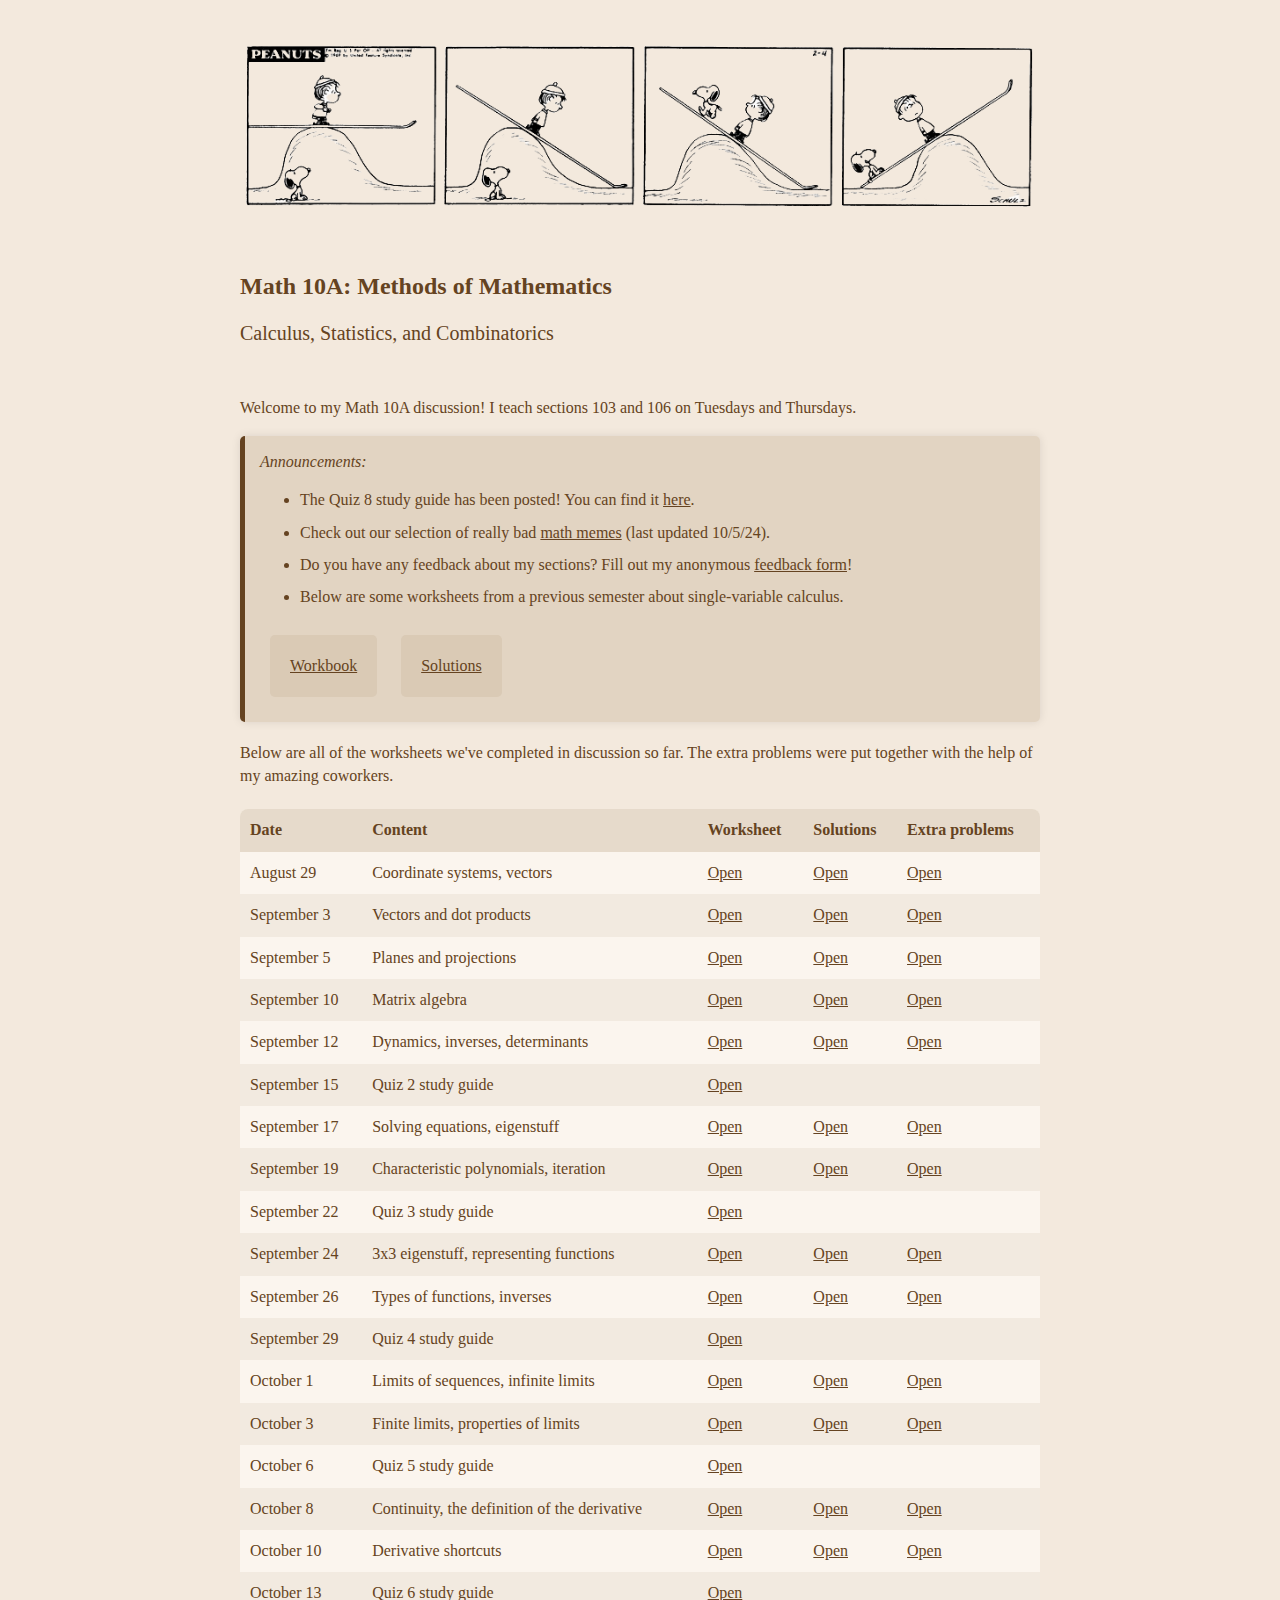
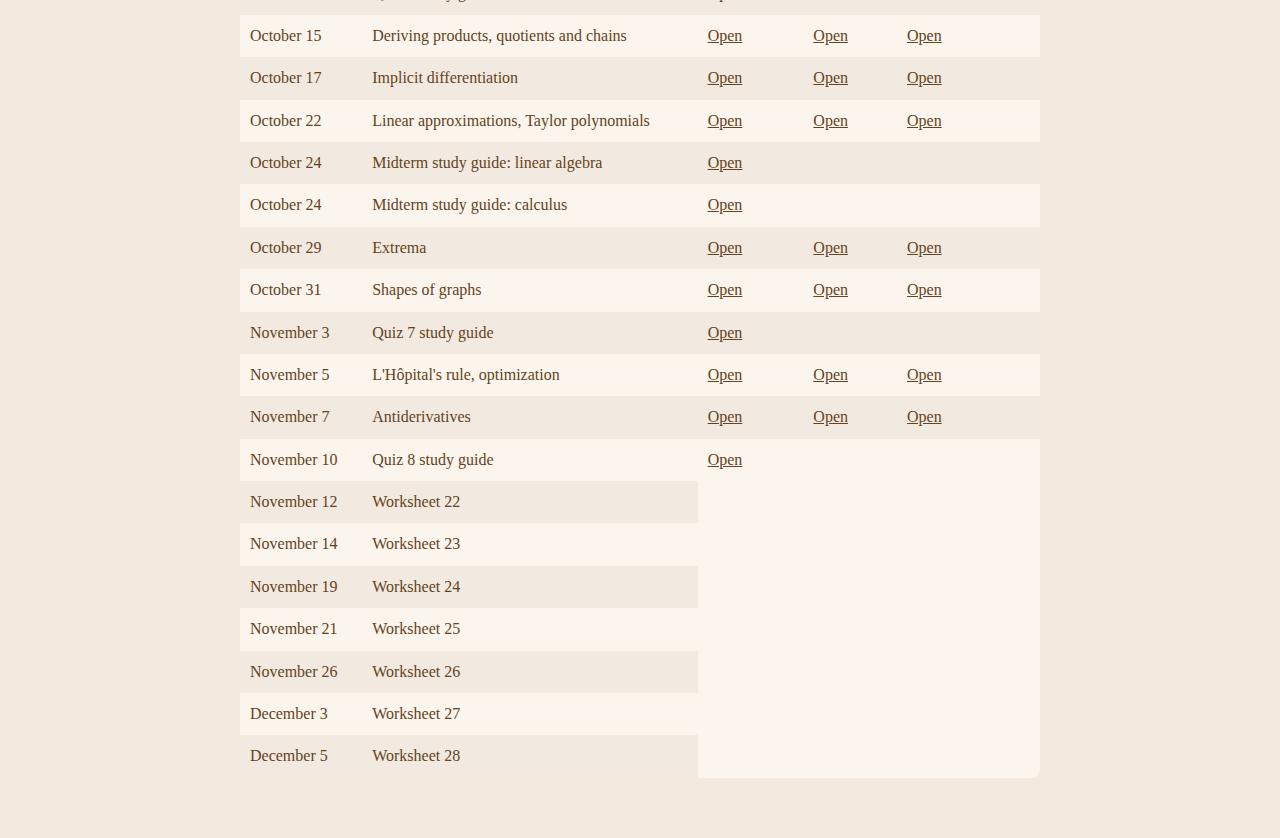
<file: teaching/fa24-10a/index.html>
<!DOCTYPE html>
<html lang="en">
<head>
    <meta charset="UTF-8">
    <meta name="viewport" content="width=device-width, initial-scale=1.0">
    <title>10A Discussion</title>
    <link rel="stylesheet" href="styles.css"> 
</head>
<body>
    <div class="content">
        <div class="title-container">
            <img src="images/peanuts.png" alt="Calculus with Peanuts" class="title-image">
            <h1><i></i>Math 10A: Methods of Mathematics</h1>
            <h2>Calculus, Statistics, and Combinatorics</h2>
        </div>
        <p>Welcome to my Math 10A discussion! I teach sections 103 and 106 on Tuesdays and Thursdays. </p>
      

        <div class="announcements-banner">
          <i>Announcements:</i>
          <ul>
            <li>The Quiz 8 study guide has been posted! You can find it <a href="documents/study-guides/quiz_8_study_guide.pdf" target="_blank"> here</a>.</li>
            <!-- <li>Complete the welcome survey! You can find it <a href="https://forms.gle/rpax4bZKLa7nnvH46" target="_blank"> here</a>. </li> -->
            <li>Check out our selection of really bad <a href="memes" target="_blank"> math memes</a> (last updated 10/5/24). </li>
            <li>Do you have any feedback about my sections? Fill out my anonymous <a href="https://forms.gle/YAT1owZMi3KN2c6h9" target="_blank">feedback form</a>!</li>
            <li>Below are some worksheets from a previous semester about single-variable calculus. </li>

          </ul>
          <div class="special-doc-buttons">
            <a href="documents/misc/discussion-workbook.pdf" target="_blank" class="button special-button">Workbook</a>
            <a href="documents/misc/solutions.pdf" target="_blank" class="button special-button">Solutions</a>
          </div>
        </div>
      
        Below are all of the worksheets we've completed in discussion so far. The extra problems were put together with the help of my amazing coworkers. <br><br>
        <table>
            <thead>
                <tr>
                    <th>Date</th>
                    <th>Content</th>
                    <th>Worksheet</th>
                    <th>Solutions</th>
                    <th>Extra problems</th>
                    <!-- <th>TeXercises</th> -->
                </tr>
            </thead>
            <tbody>
                <tr>
                  <td>August 29</td>
                  <td>Coordinate systems, vectors</td>
                  <td><a href="documents/sheets/august-29-worksheet.pdf" target="_blank">Open</a></td>
                  <td><a href="documents/solutions/august-29-solutions.pdf" target="_blank">Open</a></td>
                  <td><a href="documents/extra/august-29-extra.pdf" target="_blank">Open</a></td>

              </tr>
                <tr>
                  <td>September 3</td>
                  <td>Vectors and dot products</td>
                  <td><a href="documents/sheets/september-3-worksheet.pdf" target="_blank">Open</a></td>
                  <td><a href="documents/solutions/september-3-solutions.pdf" target="_blank">Open</a></td>
                  <td><a href="documents/extra/september-3-extra.pdf" target="_blank">Open</a></td>
                </tr>
                <tr>
                  <td>September 5</td>
                  <td>Planes and projections</td>
                  <td><a href="documents/sheets/september-5-worksheet.pdf" target="_blank">Open</a></td>
                  <td><a href="documents/solutions/september-5-solutions.pdf" target="_blank">Open</a></td>
                  <td><a href="documents/extra/september-5-extra.pdf" target="_blank">Open</a></td>
                </tr>
                <tr>
                  <td>September 10</td>
                  <td>Matrix algebra</td>
                  <td><a href="documents/sheets/september-10-worksheet.pdf" target="_blank">Open</a></td>
                  <td><a href="documents/solutions/september-10-solutions.pdf" target="_blank">Open</a></td>
                  <td><a href="documents/extra/september-10-extra.pdf" target="_blank">Open</a></td>
                </tr>
                <tr>
                  <td>September 12</td>
                  <td>Dynamics, inverses, determinants</td>
                  <td><a href="documents/sheets/september-12-worksheet.pdf" target="_blank">Open</a></td>
                  <td><a href="documents/solutions/september-12-solutions.pdf" target="_blank">Open</a></td>
                  <td><a href="documents/extra/september-12-extra.pdf" target="_blank">Open</a></td>
                </tr>
                <tr class="standout-row">
                  <td>September 15</td>
                  <td>Quiz 2 study guide</td>
                  <td><a href="documents/study-guides/quiz_2_study_guide-2.pdf" target="_blank">Open</a></td>
                  <td></td>
                  <td></td>
              </tr>
                <tr>
                  <td>September 17</td>
                  <td>Solving equations, eigenstuff</td>
                  <td><a href="documents/sheets/september-17-worksheet.pdf" target="_blank">Open</a></td>
                  <td><a href="documents/solutions/september-17-solutions.pdf" target="_blank">Open</a></td>
                  <td><a href="documents/extra/september-17-extra.pdf" target="_blank">Open</a></td>

                </tr>
                <tr>
                  <td>September 19</td>
                  <td>Characteristic polynomials, iteration</td>
                  <td><a href="documents/sheets/september-19-worksheet.pdf" target="_blank">Open</a></td>
                  <td><a href="documents/solutions/september-19-solutions.pdf" target="_blank">Open</a></td>
                  <td><a href="documents/extra/september-19-extra.pdf" target="_blank">Open</a></td>
                </tr>
                <tr class="standout-row">
                  <td>September 22</td>
                  <td>Quiz 3 study guide</td>
                  <td><a href="documents/study-guides/quiz_3_study_guide.pdf" target="_blank">Open</a></td>
                  <td></td>
                  <td></td>
              </tr>

                <tr>
                  <td>September 24</td>
                  <td>3x3 eigenstuff, representing functions</td>
                  <td><a href="documents/sheets/september-24-worksheet.pdf" target="_blank">Open</a></td>
                  <td><a href="documents/solutions/september-24-solutions.pdf" target="_blank">Open</a></td>
                  <td><a href="documents/extra/september-24-extra.pdf" target="_blank">Open</a></td>
                </tr>
                <tr>
                  <td>September 26</td>
                  <td>Types of functions, inverses</td>
                  <td><a href="documents/sheets/september-26-worksheet.pdf" target="_blank">Open</a></td>
                  <td><a href="documents/solutions/september-26-solutions.pdf" target="_blank">Open</a></td>
                  <td><a href="documents/extra/september-26-extra.pdf" target="_blank">Open</a></td>
                </tr>

                <tr class="standout-row">
                  <td>September 29</td>
                  <td>Quiz 4 study guide</td>
                  <td><a href="documents/study-guides/quiz_4_study_guide-updated.pdf" target="_blank">Open</a></td>
                  <td></td>
                  <td></td>
              </tr>

                <tr>
                  <td>October 1</td>
                  <td>Limits of sequences, infinite limits</td>
                  <td><a href="documents/sheets/october-1-worksheet.pdf" target="_blank">Open</a></td>
                  <td><a href="documents/solutions/october-1-solutions.pdf" target="_blank">Open</a></td>
                  <td><a href="documents/extra/october-1-extra.pdf" target="_blank">Open</a></td>
                </tr>
                <tr>
                  <td>October 3</td>
                  <td>Finite limits, properties of limits</td>
                  <td><a href="documents/sheets/october-3-worksheet.pdf" target="_blank">Open</a></td>
                  <td><a href="documents/solutions/october-3-solutions.pdf" target="_blank">Open</a></td>
                  <td><a href="documents/extra/october-3-extra.pdf" target="_blank">Open</a></td>
                </tr>

                <tr class="standout-row">
                  <td>October 6</td>
                  <td>Quiz 5 study guide</td>
                  <td><a href="documents/study-guides/quiz_5_study_guide.pdf" target="_blank">Open</a></td>
                  <td></td>
                  <td></td>
              </tr>

                <tr>
                  <td>October 8</td>
                  <td>Continuity, the definition of the derivative</td>
                  <td><a href="documents/sheets/october-9-worksheet.pdf" target="_blank">Open</a></td>
                  <td><a href="documents/solutions/october-9-solutions.pdf" target="_blank">Open</a></td>
                  <td><a href="documents/extra/october-9-extra.pdf" target="_blank">Open</a></td>
                </tr>
                <tr>
                  <td>October 10</td>
                  <td>Derivative shortcuts</td>
                  <td><a href="documents/sheets/october-10-worksheet.pdf" target="_blank">Open</a></td>
                  <td><a href="documents/solutions/october-10-solutions.pdf" target="_blank">Open</a></td>
                  <td><a href="documents/extra/october-10-extra.pdf" target="_blank">Open</a></td>
                </tr>

                <tr class="standout-row">
                  <td>October 13</td>
                  <td>Quiz 6 study guide</td>
                  <td><a href="documents/study-guides/quiz_6_study_guide.pdf" target="_blank">Open</a></td>
                  <td></td>
                  <td></td>
              </tr>

                <tr>
                  <td>October 15</td>
                  <td>Deriving products, quotients and chains</td>
                  <td><a href="documents/sheets/october-15-worksheet.pdf" target="_blank">Open</a></td>
                  <td><a href="documents/solutions/october-15-solutions.pdf" target="_blank">Open</a></td>
                  <td><a href="documents/extra/october-15-extra.pdf" target="_blank">Open</a></td>
                </tr>
                <tr>
                  <td>October 17</td>
                  <td>Implicit differentiation</td>
                  <td><a href="documents/sheets/october-17-worksheet.pdf" target="_blank">Open</a></td>
                  <td><a href="documents/solutions/october-17-solutions.pdf" target="_blank">Open</a></td>
                  <td><a href="documents/extra/october-17-extra.pdf" target="_blank">Open</a></td>
                </tr>
                <tr>
                  <td>October 22</td>
                  <td>Linear approximations, Taylor polynomials</td>
                  <td><a href="documents/sheets/october-22-worksheet.pdf" target="_blank">Open</a></td>
                  <td><a href="documents/solutions/october-22-solutions.pdf" target="_blank">Open</a></td>
                  <td><a href="documents/extra/october-22-extra.pdf" target="_blank">Open</a></td>
                </tr>

                <tr class="standout-row">
                  <td>October 24</td>
                  <td>Midterm study guide: linear algebra</td>
                  <td><a href="documents/study-guides/midterm-linear-algebra.pdf" target="_blank">Open</a></td>
                  <td></td>
                  <td></td>
              </tr>

              <tr class="standout-row">
                <td>October 24</td>
                <td>Midterm study guide: calculus</td>
                <td><a href="documents/study-guides/midterm-calculus.pdf" target="_blank">Open</a></td>
                <td></td>
                <td></td>
            </tr>

                <tr>
                  <td>October 29</td>
                  <td>Extrema</td>
                  <td><a href="documents/sheets/october-29-worksheet.pdf" target="_blank">Open</a></td>
                  <td><a href="documents/solutions/october-29-solutions.pdf" target="_blank">Open</a></td>
                  <td><a href="documents/extra/october-29-extra.pdf" target="_blank">Open</a></td>
                </tr>
                <tr>
                  <td>October 31</td>
                  <td>Shapes of graphs</td>
                  <td><a href="documents/sheets/october-31-worksheet.pdf" target="_blank">Open</a></td>
                  <td><a href="documents/solutions/october-31-solutions.pdf" target="_blank">Open</a></td>
                  <td><a href="documents/extra/october-31-extra.pdf" target="_blank">Open</a></td>
                </tr>

                <tr class="standout-row">
                  <td>November 3</td>
                  <td>Quiz 7 study guide</td>
                  <td><a href="documents/study-guides/quiz_7_study_guide.pdf" target="_blank">Open</a></td>
                  <td></td>
                  <td></td>
              </tr>

                <tr>
                  <td>November 5</td>
                  <td>L'Hôpital's rule, optimization</td>
                  <td><a href="documents/sheets/november-5-worksheet.pdf" target="_blank">Open</a></td>
                  <td><a href="documents/solutions/november-5-solutions.pdf" target="_blank">Open</a></td>
                  <td><a href="documents/extra/november-5-extra.pdf" target="_blank">Open</a></td>
                </tr>
                <tr>
                  <td>November 7</td>
                  <td>Antiderivatives</td>
                  <td><a href="documents/sheets/november-7-worksheet.pdf" target="_blank">Open</a></td>
                  <td><a href="documents/solutions/november-7-solutions.pdf" target="_blank">Open</a></td>
                  <td><a href="documents/extra/november-7-extra.pdf" target="_blank">Open</a></td>
                </tr>

                <tr class="standout-row">
                  <td>November 10</td>
                  <td>Quiz 8 study guide</td>
                  <td><a href="documents/study-guides/quiz_8_study_guide.pdf" target="_blank">Open</a></td>
                  <td></td>
                  <td></td>
              </tr>

                <tr>
                  <td>November 12</td>
                  <td>Worksheet 22</td>
                  <!-- <td><a href="path/to/worksheet2.pdf" download>Download</a></td>
                  <td><a href="path/to/solutions2.pdf" download>Download</a></td> -->
                </tr>
                <tr>
                  <td>November 14</td>
                  <td>Worksheet 23</td>
                  <!-- <td><a href="path/to/worksheet2.pdf" download>Download</a></td>
                  <td><a href="path/to/solutions2.pdf" download>Download</a></td> -->
                </tr>
                <tr>
                  <td>November 19</td>
                  <td>Worksheet 24</td>
                  <!-- <td><a href="path/to/worksheet2.pdf" download>Download</a></td>
                  <td><a href="path/to/solutions2.pdf" download>Download</a></td> -->
                </tr>
                <tr>
                  <td>November 21</td>
                  <td>Worksheet 25</td>
                  <!-- <td><a href="path/to/worksheet2.pdf" download>Download</a></td>
                  <td><a href="path/to/solutions2.pdf" download>Download</a></td> -->
                </tr>
                <tr>
                  <td>November 26</td>
                  <td>Worksheet 26</td>
                  <!-- <td><a href="path/to/worksheet2.pdf" download>Download</a></td>
                  <td><a href="path/to/solutions2.pdf" download>Download</a></td> -->
                </tr>
                  <td>December 3</td>
                  <td>Worksheet 27</td>
                  <!-- <td><a href="path/to/worksheet2.pdf" download>Download</a></td>
                  <td><a href="path/to/solutions2.pdf" download>Download</a></td> -->
                </tr>
                <tr>
                  <td>December 5</td>
                  <td>Worksheet 28</td>
                  <!-- <td><a href="path/to/worksheet2.pdf" download>Download</a></td>
                  <td><a href="path/to/solutions2.pdf" download>Download</a></td> -->
                </tr>
            </tbody>
        </table>
    </div>
</body>
</html>
</file>
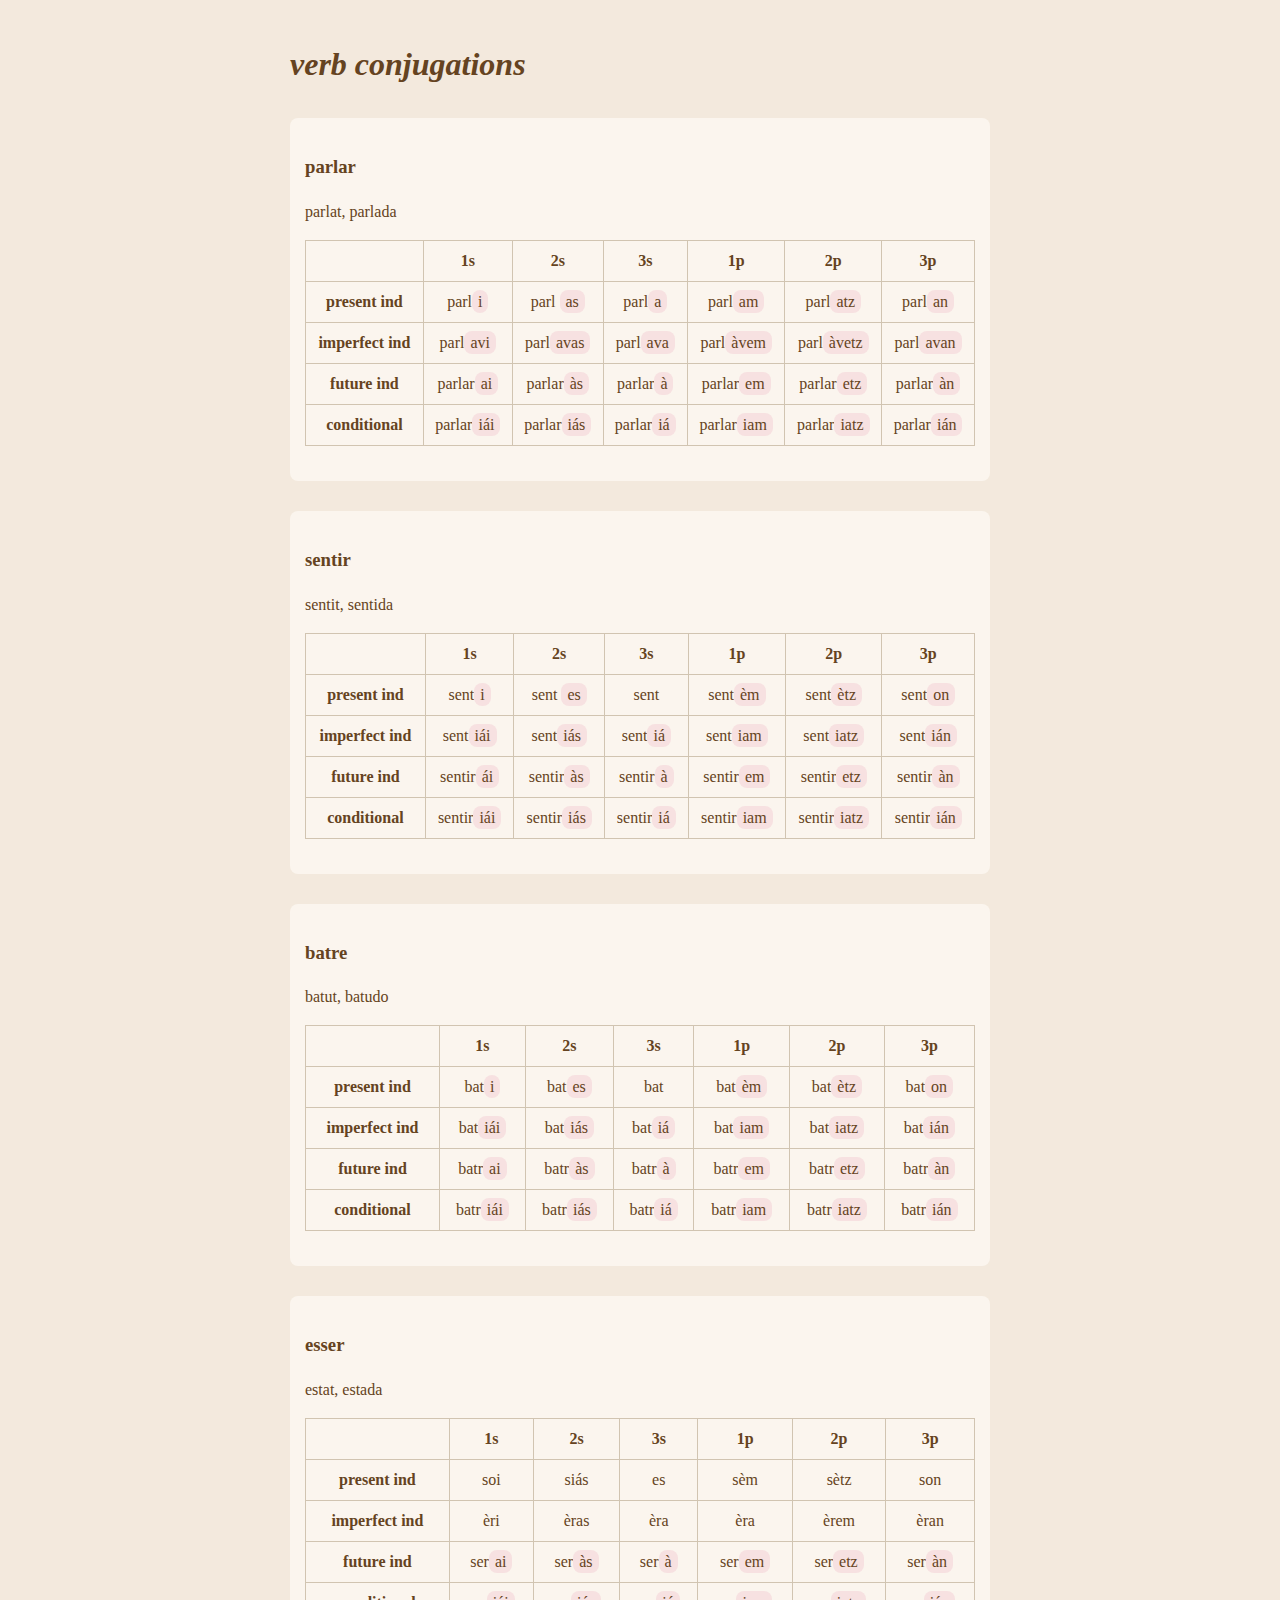
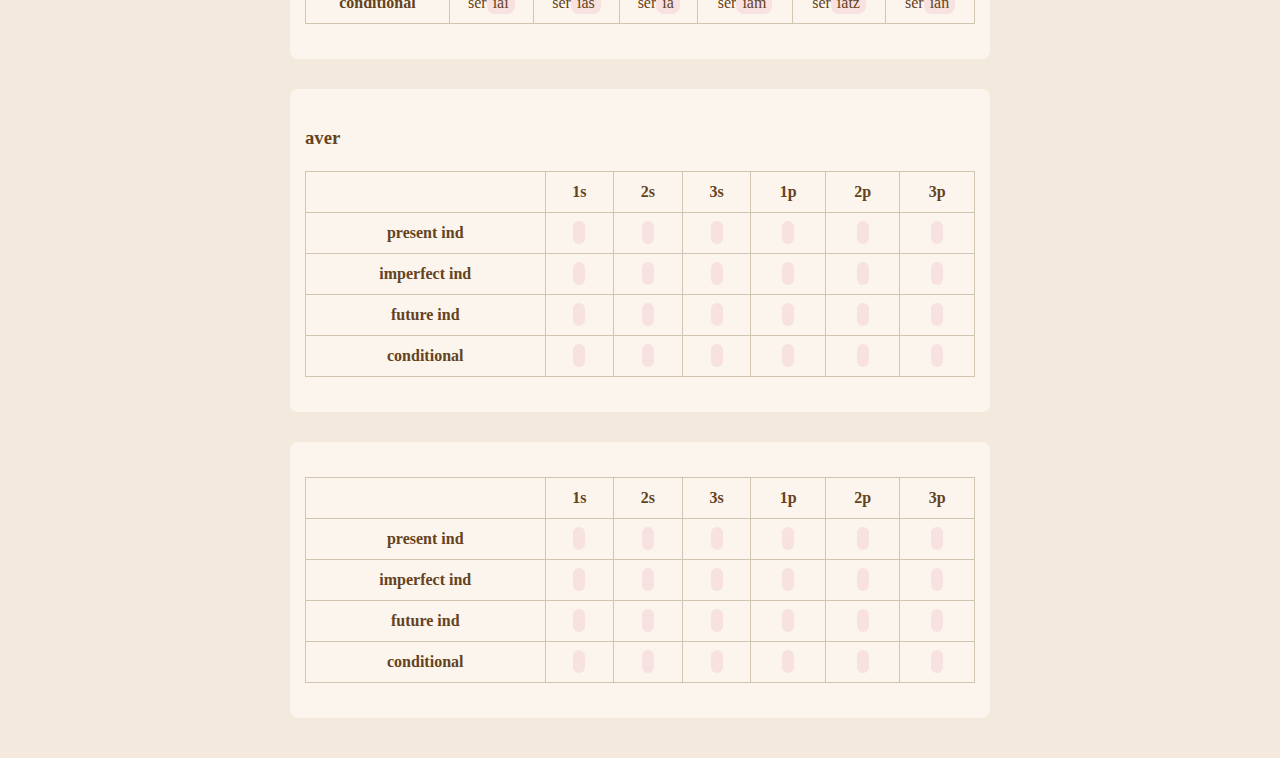
<file: languages/occitan/conjugation tables/index.html>
<!DOCTYPE html>
<html lang="en">
<script>
    document.addEventListener('DOMContentLoaded', function() {
        // Get all <hl> elements in the document
        const hlElements = document.querySelectorAll('hl');
        
        // Replace each <hl> element with a <span class="hl">
        hlElements.forEach(function(hl) {
            const span = document.createElement('span');
            span.classList.add('hl');
            span.innerHTML = hl.innerHTML;
            hl.replaceWith(span);
        });
    });
</script>
<head>
    <meta charset="UTF-8">
    <meta name="viewport" content="width=device-width, initial-scale=1.0">
    <title>romling</title>
    <link rel="stylesheet" href="styles.css">
</head>
<body>
    <div class="content">
        <div class="title-container">
            <h1><i>verb conjugations</i></h1>
        </div>

        <!-- parlar -->
        <div class="entry">
            <div class="box">                
                <div class="conjugation">
                    <h3>parlar</h3>
                    <p>parlat, parlada</p>
                    <table>
                        <tr>
                            <th></th>
                            <th>1s</th>
                            <th>2s</th>
                            <th>3s</th>
                            <th>1p</th>
                            <th>2p</th>
                            <th>3p</th>
                        </tr>
                        <tr>
                            <th>present ind</th>
                            <td>parl<hl>i</hl></td>
                            <td>parl <hl>as</hl></td>
                            <td>parl<hl>a</hl></td>
                            <td>parl<hl>am</hl></td>
                            <td>parl<hl>atz</hl></td>
                            <td>parl<hl>an</hl></td>


                        </tr>
                        <tr>
                            <th>imperfect ind</th>
                            <td>parl<hl>avi</hl></td>
                            <td>parl<hl>avas</hl></td>
                            <td>parl<hl>ava</hl></td>
                            <td>parl<hl>àvem</hl></td>
                            <td>parl<hl>àvetz</hl></td>
                            <td>parl<hl>avan</hl></td>
                        </tr>
                        <tr>
                            <th>future ind</th>
                            <td>parlar<hl>ai</hl></td>
                            <td>parlar<hl>às</hl></td>
                            <td>parlar<hl>à</hl></td>
                            <td>parlar<hl>em</hl></td>
                            <td>parlar<hl>etz</hl></td>
                            <td>parlar<hl>àn</hl></td>
                        </tr>
                        <tr>
                            <th>conditional</th>
                            <td>parlar<hl>iái</hl></td>
                            <td>parlar<hl>iás</hl></td>
                            <td>parlar<hl>iá</hl></td>
                            <td>parlar<hl>iam</hl></td>
                            <td>parlar<hl>iatz</hl></td>
                            <td>parlar<hl>ián</hl></td>
                        </tr>
                    </table>
                </div>
                <div class="examples">
                    <!-- <p>El parla occitan. <i>(He speaks Occitan.)</i></p> -->
                </div>
            </div>
        </div>

        <!-- sentir -->
        <div class="entry">
            <div class="box">                
                <div class="conjugation">
                    <h3>sentir</h3>
                    <p>sentit, sentida</p>
                    <table>
                        <tr>
                            <th></th>
                            <th>1s</th>
                            <th>2s</th>
                            <th>3s</th>
                            <th>1p</th>
                            <th>2p</th>
                            <th>3p</th>
                        </tr>
                        <tr>
                            <th>present ind</th>
                            <td>sent<hl>i</hl></td>
                            <td>sent <hl>es</hl></td>
                            <td>sent</td>
                            <td>sent<hl>èm</hl></td>
                            <td>sent<hl>ètz</hl></td>
                            <td>sent<hl>on</hl></td>


                        </tr>
                        <tr>
                            <th>imperfect ind</th>
                            <td>sent<hl>iái</hl></td>
                            <td>sent<hl>iás</hl></td>
                            <td>sent<hl>iá</hl></td>
                            <td>sent<hl>iam</hl></td>
                            <td>sent<hl>iatz</hl></td>
                            <td>sent<hl>ián</hl></td>
                        </tr>
                        <tr>
                            <th>future ind</th>
                            <td>sentir<hl>ái</hl></td>
                            <td>sentir<hl>às</hl></td>
                            <td>sentir<hl>à</hl></td>
                            <td>sentir<hl>em</hl></td>
                            <td>sentir<hl>etz</hl></td>
                            <td>sentir<hl>àn</hl></td>
                        </tr>
                        <tr>
                            <th>conditional</th>
                            <td>sentir<hl>iái</hl></td>
                            <td>sentir<hl>iás</hl></td>
                            <td>sentir<hl>iá</hl></td>
                            <td>sentir<hl>iam</hl></td>
                            <td>sentir<hl>iatz</hl></td>
                            <td>sentir<hl>ián</hl></td>
                        </tr>
                    </table>
                </div>
                <div class="examples">
                    <!-- <p>El parla occitan. <i>(He speaks Occitan.)</i></p> -->
                </div>
            </div>
        </div>

        <!-- batre -->
        <div class="entry">
            <div class="box">                
                <div class="conjugation">
                    <h3>batre</h3>
                    <p>batut, batudo</p>
                    <table>
                        <tr>
                            <th></th>
                            <th>1s</th>
                            <th>2s</th>
                            <th>3s</th>
                            <th>1p</th>
                            <th>2p</th>
                            <th>3p</th>
                        </tr>
                        <tr>
                            <th>present ind</th>
                            <td>bat<hl>i</hl></td>
                            <td>bat<hl>es</hl></td>
                            <td>bat</td>
                            <td>bat<hl>èm</hl></td>
                            <td>bat<hl>ètz</hl></td>
                            <td>bat<hl>on</hl></td>


                        </tr>
                        <tr>
                            <th>imperfect ind</th>
                            <td>bat<hl>iái</hl></td>
                            <td>bat<hl>iás</hl></td>
                            <td>bat<hl>iá</hl></td>
                            <td>bat<hl>iam</hl></td>
                            <td>bat<hl>iatz</hl></td>
                            <td>bat<hl>ián</hl></td>
                        </tr>
                        <tr>
                            <th>future ind</th>
                            <td>batr<hl>ai</hl></td>
                            <td>batr<hl>às</hl></td>
                            <td>batr<hl>à</hl></td>
                            <td>batr<hl>em</hl></td>
                            <td>batr<hl>etz</hl></td>
                            <td>batr<hl>àn</hl></td>
                        </tr>
                        <tr>
                            <th>conditional</th>
                            <td>batr<hl>iái</hl></td>
                            <td>batr<hl>iás</hl></td>
                            <td>batr<hl>iá</hl></td>
                            <td>batr<hl>iam</hl></td>
                            <td>batr<hl>iatz</hl></td>
                            <td>batr<hl>ián</hl></td>
                        </tr>
                    </table>
                </div>
                <div class="examples">
                    <!-- <p>El parla occitan. <i>(He speaks Occitan.)</i></p> -->
                </div>
            </div>
        </div>

        <!-- esser -->
        <div class="entry">
            <div class="box">                
                <div class="conjugation">
                    <h3>esser</h3>
                    <p>estat, estada</p>
                    <table>
                        <tr>
                            <th></th>
                            <th>1s</th>
                            <th>2s</th>
                            <th>3s</th>
                            <th>1p</th>
                            <th>2p</th>
                            <th>3p</th>
                        </tr>
                        <tr>
                            <th>present ind</th>
                            <td>soi</td>
                            <td>siás</td>
                            <td>es</td>
                            <td>sèm</td>
                            <td>sètz</td>
                            <td>son</td>


                        </tr>
                        <tr>
                            <th>imperfect ind</th>
                            <td>èri</td>
                            <td>èras</td>
                            <td>èra</td>
                            <td>èra</td>
                            <td>èrem</td>
                            <td>èran</td>
                        </tr>
                        <tr>
                            <th>future ind</th>
                            <td>ser<hl>ai</hl></td>
                            <td>ser<hl>às</hl></td>
                            <td>ser<hl>à</hl></td>
                            <td>ser<hl>em</hl></td>
                            <td>ser<hl>etz</hl></td>
                            <td>ser<hl>àn</hl></td>
                        </tr>
                        <tr>
                            <th>conditional</th>
                            <td>ser<hl>iái</hl></td>
                            <td>ser<hl>iás</hl></td>
                            <td>ser<hl>iá</hl></td>
                            <td>ser<hl>iam</hl></td>
                            <td>ser<hl>iatz</hl></td>
                            <td>ser<hl>ián</hl></td>
                        </tr>
                    </table>
                </div>
                <div class="examples">
                    <!-- <p>El parla occitan. <i>(He speaks Occitan.)</i></p> -->
                </div>
            </div>
        </div>

        <!-- aver -->
        <div class="entry">
            <div class="box">                
                <div class="conjugation">
                    <h3>aver</h3>
                    <p></p>
                    <table>
                        <tr>
                            <th></th>
                            <th>1s</th>
                            <th>2s</th>
                            <th>3s</th>
                            <th>1p</th>
                            <th>2p</th>
                            <th>3p</th>
                        </tr>
                        <tr>
                            <th>present ind</th>
                            <td><hl></hl></td>
                            <td> <hl></hl></td>
                            <td><hl></hl></td>
                            <td><hl></hl></td>
                            <td><hl></hl></td>
                            <td><hl></hl></td>


                        </tr>
                        <tr>
                            <th>imperfect ind</th>
                            <td><hl></hl></td>
                            <td><hl></hl></td>
                            <td><hl></hl></td>
                            <td><hl></hl></td>
                            <td><hl></hl></td>
                            <td><hl></hl></td>
                        </tr>
                        <tr>
                            <th>future ind</th>
                            <td><hl></hl></td>
                            <td><hl></hl></td>
                            <td><hl></hl></td>
                            <td><hl></hl></td>
                            <td><hl></hl></td>
                            <td><hl></hl></td>
                        </tr>
                        <tr>
                            <th>conditional</th>
                            <td><hl></hl></td>
                            <td><hl></hl></td>
                            <td><hl></hl></td>
                            <td><hl></hl></td>
                            <td><hl></hl></td>
                            <td><hl></hl></td>
                        </tr>
                    </table>
                </div>
                <div class="examples">
                    <!-- <p>El parla occitan. <i>(He speaks Occitan.)</i></p> -->
                </div>
            </div>
        </div>


        <!-- blank -->
        <div class="entry">
            <div class="box">                
                <div class="conjugation">
                    <h3></h3>
                    <p></p>
                    <table>
                        <tr>
                            <th></th>
                            <th>1s</th>
                            <th>2s</th>
                            <th>3s</th>
                            <th>1p</th>
                            <th>2p</th>
                            <th>3p</th>
                        </tr>
                        <tr>
                            <th>present ind</th>
                            <td><hl></hl></td>
                            <td> <hl></hl></td>
                            <td><hl></hl></td>
                            <td><hl></hl></td>
                            <td><hl></hl></td>
                            <td><hl></hl></td>


                        </tr>
                        <tr>
                            <th>imperfect ind</th>
                            <td><hl></hl></td>
                            <td><hl></hl></td>
                            <td><hl></hl></td>
                            <td><hl></hl></td>
                            <td><hl></hl></td>
                            <td><hl></hl></td>
                        </tr>
                        <tr>
                            <th>future ind</th>
                            <td><hl></hl></td>
                            <td><hl></hl></td>
                            <td><hl></hl></td>
                            <td><hl></hl></td>
                            <td><hl></hl></td>
                            <td><hl></hl></td>
                        </tr>
                        <tr>
                            <th>conditional</th>
                            <td><hl></hl></td>
                            <td><hl></hl></td>
                            <td><hl></hl></td>
                            <td><hl></hl></td>
                            <td><hl></hl></td>
                            <td><hl></hl></td>
                        </tr>
                    </table>
                </div>
                <div class="examples">
                    <!-- <p>El parla occitan. <i>(He speaks Occitan.)</i></p> -->
                </div>
            </div>
        </div>

    </div>
</body>
</html>
</file>
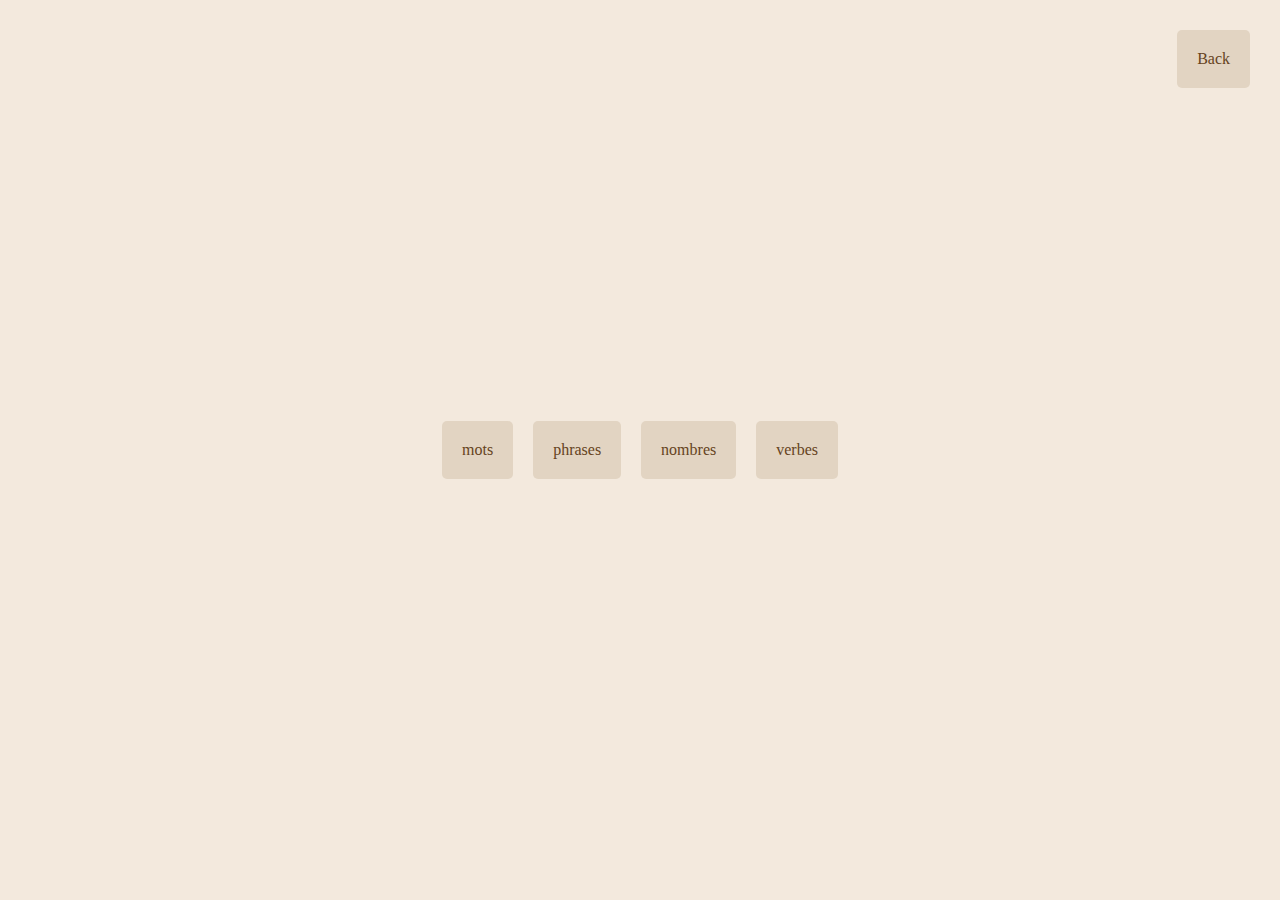
<file: languages/occitan/flaschards/index.html>
<!DOCTYPE html>
<html lang="en">
<head>
    <meta charset="UTF-8">
    <meta name="viewport" content="width=device-width, initial-scale=1.0">
    <title>lenga d'òc</title>
    <style>
        body {
            font-family: 'Palatino', serif;
            background-color: #f3e9dd;
            display: flex;
            flex-direction: column;
            align-items: center;
            justify-content: center;
            height: 100vh;
            margin: 0;
            color: #654321;; /* Default link color */
        }
        .box {
            padding: 20px;
            margin: 10px;
            background-color: #fbf5ee; /* Lighter background color */
            border: 1px solid #ccc; /* Outline */
            box-shadow: 0 0 10px rgba(200, 172, 135, 0.5); /* Shadow */
            width: 300px;
            text-align: center;
            color: #654321;; /* Default link color */
            border-radius: 5px; /* Rounded corners */
        }
        .button {
            padding: 20px;
            margin: 10px;
            background-color: rgba(210, 192, 168, 0.5); /* Darker shade of #f3e9dd */
            border: none;
            box-shadow: none;
            text-align: center;
            cursor: pointer;
            text-decoration: none; /* Remove underline for anchor */
            color: black; /* Text color */
            display: inline-block;
            color: #654321;; /* Default link color */
            border-radius: 5px; /* Rounded corners */
        }
        .hidden {
            display: none;
        }
        .button-container {
            display: flex;
            flex-direction: row;
            justify-content: center;
        }
        #back-to-index {
            position: absolute;
            top: 20px;
            right: 20px;
        }
        #pre-selection-back-button {
            position: absolute;
            top: 20px;
            right: 20px;
        }
        #back-button {
            position: absolute;
            top: 20px;
            right: 20px;
        }
        #content {
            text-align: center; /* Center align content */
        }
    </style>
</head>
<body>
    <a id="back-to-index" href="../index.html" class="button">Back</a>
    <div id="content" class="hidden">
        <a id="pre-selection-back-button" href="../index.html" class="button">Back</a>
        <div id="word1" class="box"></div>
        <div id="word2" class="box hidden"></div>
        <div id="back-button" class="button">Back</div>
    </div>
    <div id="button-container" class="button-container">
        <div class="button" data-file="mots.tsv">mots</div>
        <div class="button" data-file="phrases.tsv">phrases</div>
        <div class="button" data-file="nombres.tsv">nombres</div>
        <div class="button" data-file="verbes.tsv">verbes</div>
    </div>
    
    <script>
        document.addEventListener('DOMContentLoaded', function () {
            const buttonContainer = document.getElementById('button-container');
            const contentContainer = document.getElementById('content');
            const word1Box = document.getElementById('word1');
            const word2Box = document.getElementById('word2');
            const backButton = document.getElementById('back-button');
            const preSelectionBackButton = document.getElementById('pre-selection-back-button');
            const backToIndexButton = document.getElementById('back-to-index');

            let words = [];
            let currentIndex = -1;
            let currentColumn = 0; // Track the current column (0 or 1)
            let totalColumns = 2; // Total number of columns in the TSV file

            // Existing button click event listeners
            document.querySelectorAll('.button').forEach(button => {
                button.addEventListener('click', function () {
                    const file = button.getAttribute('data-file');
                    loadTSV(file);
                    buttonContainer.style.display = 'none'; // Hide the button container
                    contentContainer.classList.remove('hidden');
                    preSelectionBackButton.style.display = 'none'; // Hide pre-selection back button
                    backToIndexButton.style.display = 'none'; // Hide index back button after selection
                });
            });

            // Back button click event listener (on the second page)
            backButton.addEventListener('click', function () {
                contentContainer.classList.add('hidden');
                buttonContainer.style.display = 'flex'; // Show the button container
                preSelectionBackButton.style.display = 'inline-block'; // Show pre-selection back button
                backToIndexButton.style.display = 'inline-block'; // Show index back button
            });

            // Back to index button click event listener (on the first page)
            backToIndexButton.addEventListener('click', function (event) {
                event.preventDefault();
                window.location.href = '../index.html';
            });

            // Keydown event listener for Enter key
            document.addEventListener('keydown', function (event) {
                if (event.key === 'Enter') {
                    event.preventDefault(); // Prevent default action (e.g., form submission)
                    if (currentColumn === 0) {
                        showSecondWord();
                    } else {
                        showRandomWord();
                    }
                } else {
                    // Move to next column if any other key is pressed
                    if (currentColumn === 0) {
                        showSecondWord();
                    } else {
                        showRandomWord();
                    }
                }
            });

            // Click event listener to move to the next column when clicking outside back-button
            document.addEventListener('click', function (event) {
                if (event.target !== backButton && event.target.closest('#back-button') === null) {
                    if (currentColumn === 0) {
                        showSecondWord();
                    } else {
                        showRandomWord();
                    }
                }
            });

            function loadTSV(file) {
                fetch(file)
                    .then(response => response.text())
                    .then(tsvData => {
                        const rows = tsvData.trim().split('\n').slice(1);
                        words = rows.map(row => row.split('\t'));
                        showRandomWord();
                    });
            }

            function showRandomWord() {
                currentIndex = Math.floor(Math.random() * words.length);
                const currentWord = words[currentIndex];
                word1Box.textContent = currentWord[0];
                word2Box.classList.add('hidden');
                currentColumn = 0; // Set to first column
            }

            function showSecondWord() {
                const currentWord = words[currentIndex];
                word2Box.textContent = currentWord[1];
                word2Box.classList.remove('hidden');
                currentColumn = 1; // Set to second column
            }
        });
    </script>
</body>
</html>
</file>
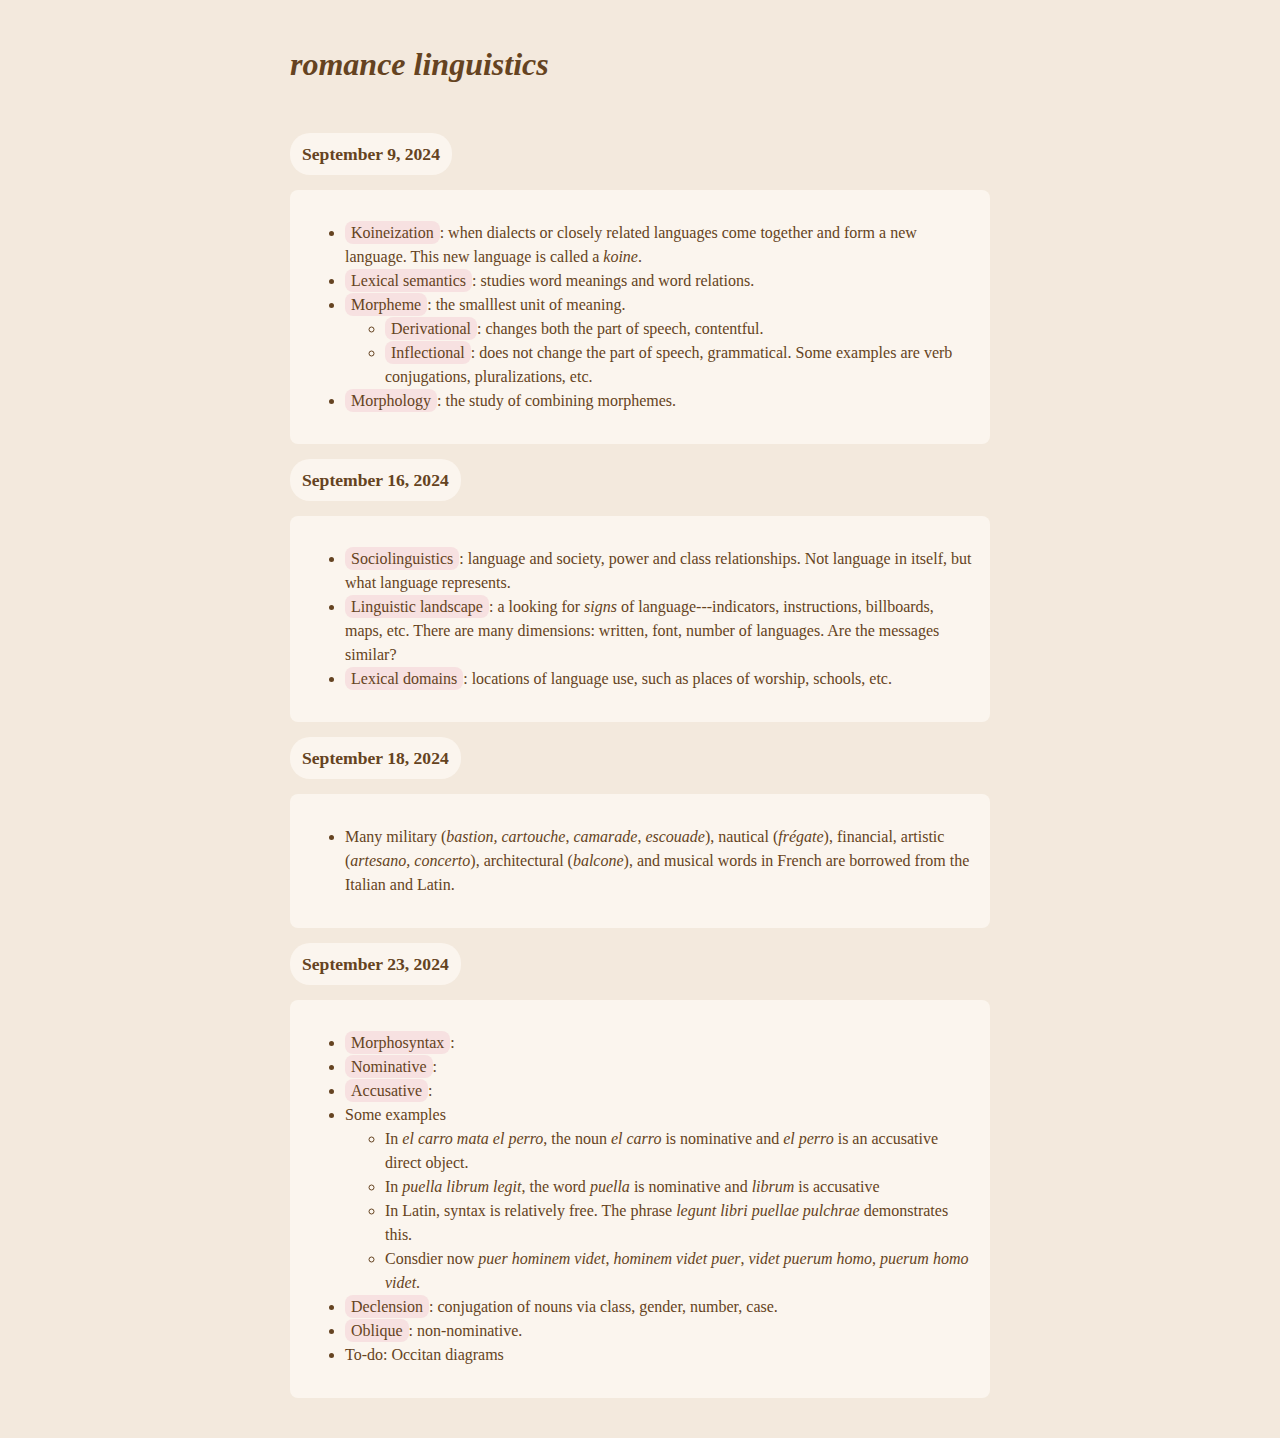
<file: languages/occitan/notes/index.html>
<!DOCTYPE html>
<html lang="en">
<head>
    <meta charset="UTF-8">
    <meta name="viewport" content="width=device-width, initial-scale=1.0">
    <title>romling</title>
    <link rel="stylesheet" href="styles.css">
</head>
<body>
    <div class="content">
        <div class="title-container">
            <h1><i>romance linguistics</i></h1>
        </div>

        <!-- Example note entry -->
        <div class="entry">
            <h2 class="entry-date">September 9, 2024</h2>
            <div class="box">
                <ul>
                    <li>
                        <span class="hl">Koineization</span>: when dialects or closely related languages come together and form a new language. This new language is called a <i>koine</i>. 
                    </li>
                    <li>
                        <span class="hl">Lexical semantics</span>: studies word meanings and word relations. 
                    </li>
                    <li>
                        <span class="hl">Morpheme</span>: the smalllest unit of meaning.
                    </li>
                        <ul>
                            <li>  <span class="hl">Derivational</span>: changes both the part of speech, contentful.</li>
                            <li>  <span class="hl">Inflectional</span>: does not change the part of speech, grammatical. Some examples are verb conjugations, pluralizations, etc.</li>
                        </ul>
                    <li>
                        <span class="hl">Morphology</span>: the study of combining morphemes.
                    </li>
                </ul>
            </div>

            <h2 class="entry-date">September 16, 2024</h2>
            <div class="box">
                <ul>
                    <li>
                        <span class="hl">Sociolinguistics</span>: language and society, power and class relationships. Not language in itself, but what language represents. 
                    </li>
                    <li>
                        <span class="hl">Linguistic landscape</span>: a looking for <i>signs</i> of language---indicators, instructions, billboards, maps, etc. There are many dimensions: written, font, number of languages. Are the messages similar? 
                    </li>
                    <li>
                        <span class="hl">Lexical domains</span>: locations of language use, such as places of worship, schools, etc.
                    </li>
                </ul>
            </div>

            <h2 class="entry-date">September 18, 2024</h2>
            <div class="box">
                <ul>
                    <li>
                        Many military (<i>bastion, cartouche</i>, <i>camarade</i>, <i>escouade</i>), nautical (<i>frégate</i>), financial, artistic (<i>artesano, concerto</i>), architectural (<i>balcone</i>), and musical words in French are borrowed from the Italian and Latin.  
                    </li>
                    
                </ul>
            </div>

            <h2 class="entry-date">September 23, 2024</h2>
            <div class="box">
                <ul>
                    <li>
                        <span class="hl">Morphosyntax</span>:
                    </li>
                    <li>
                        <span class="hl">Nominative</span>:
                    </li>
                    <li>
                        <span class="hl">Accusative</span>:
                    </li>
                    <li>
                        Some examples 
                        <ul>
                            <li>
                                In <i>el carro mata el perro</i>, the noun <i>el carro</i> is nominative and <i>el perro</i> is an accusative direct object.
                            </li>
                            <li>
                                In <i>puella librum legit</i>, the word <i>puella</i> is nominative and <i>librum</i> is accusative
                            </li>
                            <li>
                                In Latin, syntax is relatively free. The phrase <i>legunt libri puellae pulchrae</i> demonstrates this.
                            </li>
                            <li> Consdier now <i>puer hominem videt</i>, <i>hominem videt puer</i>, <i>videt puerum homo</i>, <i>puerum homo videt</i>.</li>
                        </ul>
                        <li>
                            <span class="hl">Declension</span>: conjugation of nouns via class, gender, number, case.
                        </li>
                        <li>
                            <span class="hl">Oblique</span>: non-nominative.
                        </li>

                        <li>To-do: Occitan diagrams</li>
                    </li>
                    
                </ul>
            </div>


        </div>
    </div>
</body>
</html>
</file>
<file: guess-who/styles.css>
#back-to-index {
    position: absolute;
    top: 20px;
    right: 20px;
}

body {
    font-family: 'Palatino', serif;
    background-color: #f3e9dd;
    display: flex;
    padding: 20px;
    align-items: center;
    justify-content: center;
    height: 100vh;
    margin: 0;
    color: #654321; /* Default link color */
}

.button {
    padding: 20px;
    margin: 10px;
    background-color: rgba(210, 192, 168, 0.5); /* Darker shade of #f3e9dd */
    border: none;
    box-shadow: none;
    text-align: center;
    cursor: pointer;
    text-decoration: none; /* Remove underline for anchor */
    color: black; /* Text color */
    display: inline-block;
    color: #654321;; /* Default link color */
    border-radius: 5px; /* Rounded corners */
}


.container {
    display: flex;
    flex-direction: row;
    width: 100%;
    max-width: 1200px; /* Adjust the max-width as needed */
    margin: auto;
    background-color: #fbf5ee;
    padding: 20px;
    border-radius: 8px;
    box-shadow: 0 0 10px rgba(0, 0, 0, 0.1);
}

.question-container {
    flex: 1;
    padding-right: 20px; /* Space between questions and image */
    display: flex;
    flex-direction: column;
    align-items: center; /* Center items vertically */
    justify-content: center; /* Center items horizontally */
}

.question {
    margin-bottom: 20px;
}

.question p {
    margin-bottom: 10px;
}

.options {
    display: flex;
    gap: 10px;
}

.options label {
    cursor: pointer;
}

.submit-btn {
    display: block;
    margin: 20px auto 0;
    padding: 10px 20px;
    background-color: #007bff;
    color: #fff;
    border: none;
    border-radius: 4px;
    cursor: pointer;
    transition: background-color 0.3s ease;
}

.submit-btn:hover {
    background-color: #0056b3;
}

.image-container {
    flex: 2; /* Increase flex value to make the image container larger */
    display: flex;
    justify-content: center;
    align-items: center;
}

.image-container img {
    max-width: 100%;
    height: auto;
    border-radius: 8px; /* Optional for better visuals */
    object-fit: contain; /* Maintain aspect ratio within container */
}

#results {
    margin-top: 20px;
    text-align: center;
}

@media (max-width: 768px) {
    .container {
        flex-direction: column;
    }

    .question-container {
        padding-right: 0;
    }

    .image-container {
        margin-top: 20px;
    }

    .image-container img {
        width: 100%; /* Make sure the image still takes the full width on smaller screens */
        height: auto; /* Maintain aspect ratio */
    }
}
</file>
<file: languages/hawaiian/styles.css>
body {
    font-family: 'Doulos SIL', 'Palatino', serif;
    background-color: #f3e9dd;
    margin: 0;
    color: #654321;
    line-height: 1.5;
    /* text-align: center; */
}

.content {
    width: 80%;
    max-width: 700px;
    margin: 40px auto;
}

/* Soft highlight class */
.hl {
    background-color: rgb(247, 225, 225); /* Slightly darker than the background */
    padding: 3px 6px;
    border-radius: 8px;
    color: #654321; /* Same text color */
}

.title-container h1 {
    font-style: italic;
    margin-bottom: 30px;
}

.entry {
    margin-bottom: 30px;
}

.entry-date {
    display: inline-block;
    padding: 8px 12px;
    background-color: #fbf5ee;
    border-radius: 20px;
    font-size: 1.1em;
    /* font-weight: bold; */
    color: #654321;
    margin-bottom: 15px;
}

.box {
    padding: 15px;
    background-color: #fbf5ee;
    border-radius: 8px;
}
</file>
<file: languages/occitan/styles.css>
body {
    font-family: 'Doulos SIL', 'Palatino', serif;
    background-color: #f3e9dd;
    margin: 0;
    color: #654321;
    line-height: 1.5;
    /* text-align: center; */
}

.content {
    width: 80%;
    max-width: 700px;
    margin: 40px auto;
}

/* Soft highlight class */
.hl {
    background-color: rgb(247, 225, 225); /* Slightly darker than the background */
    padding: 3px 6px;
    border-radius: 8px;
    color: #654321; /* Same text color */
}

.title-container h1 {
    font-style: italic;
    margin-bottom: 30px;
}

.entry {
    margin-bottom: 30px;
}

.entry-date {
    display: inline-block;
    padding: 8px 12px;
    background-color: #fbf5ee;
    border-radius: 20px;
    font-size: 1.1em;
    /* font-weight: bold; */
    color: #654321;
    margin-bottom: 15px;
}

.box {
    padding: 15px;
    background-color: #fbf5ee;
    border-radius: 8px;
}
/* Pronunciation section */
.pronunciation {
    font-style: italic;
    margin-top: 10px;
}

.ipa {
    font-family: 'Doulos SIL', serif;
    background-color: #f7e5e1;
    padding: 3px 6px;
    border-radius: 6px;
}

/* Conjugation table */
.conjugation {
    margin-top: 20px;
}

.conjugation table {
    width: 100%;
    border-collapse: collapse;
    margin-top: 10px;
}

.conjugation th, .conjugation td {
    border: 1px solid #d1c4b1;
    padding: 8px;
    text-align: center;
    background-color: #fbf5ee;
}

.conjugation th {
    font-weight: bold;
}

/* Example sentences */
.examples {
    margin-top: 20px;
}

.examples p {
    font-size: 1.1em;
    color: #654321;
}
</file>
<file: teaching/fa24-10a/styles.css>
.announcements-banner {
    background-color: rgba(210, 192, 168, 0.5); /* Matching color */
    color: #654321; /* Matching text color */
    padding: 15px;
    border-left: 5px solid #654321; /* Accent border */
    border-radius: 5px;
    margin-bottom: 20px; /* Spacing below the banner */
    font-size: 16px;
    box-shadow: 0 0 10px rgba(0, 0, 0, 0.1); /* Optional shadow */
}

.announcements-banner p {
    margin: 0;
}

.announcements-banner a {
    color: #654321;
    text-decoration: underline;
}

.announcements-banner a:hover {
    text-decoration: underline;
    color: #333; /* Slightly darker color on hover */
}


/* Existing CSS */
#back-to-index {
    position: absolute;
    top: 20px;
    right: 20px;
}

body {
    font-family: 'Palatino', serif;
    background-color: #f3e9dd;
    padding: 20px;
    margin: 0;
    color: #654321; /* Default link color */
    line-height: 1.4;
}

.content {
    max-width: 800px;
    margin: auto;
    /* background-color: #fbf5ee; */
    padding: 20px;
    border-radius: 8px;
    /* box-shadow: 0 0 10px rgba(0, 0, 0, 0.1); */
}

.title-container h1 {
    margin-top: 20px; /* Adjust the value as needed */
    font-size: 24px; /* Adjust the size as needed */
}

.title-container h2 {
    margin-top: 10px; /* Adjust the value as needed */
    color: #654321; /* Set the desired color */
    font-weight: normal; /* Remove bolding */
    font-size: 20px; /* Set a smaller size */
    margin-bottom: 50px;
}


.button {
    padding: 20px;
    margin: 10px;
    background-color: rgba(210, 192, 168, 0.5); /* Darker shade of #f3e9dd */
    border: none;
    box-shadow: none;
    text-align: center;
    cursor: pointer;
    text-decoration: none; /* Remove underline for anchor */
    color: black; /* Text color */
    display: inline-block;
    color: #654321; /* Default link color */
    border-radius: 5px; /* Rounded corners */
}

.container {
    display: flex;
    flex-direction: row;
    width: 100%;
    max-width: 1200px; /* Adjust the max-width as needed */
    margin: auto;
    background-color: #fbf5ee;
    padding: 20px;
    border-radius: 8px;
    box-shadow: 0 0 10px rgba(0, 0, 0, 0.1);
}

.left-panel {
    flex: 1;
    padding: 20px;
    border-right: 1px solid #ccc;
    /* background-color: #f9f9f9; */
}

ul li {
    margin-bottom: 10px; /* Add space between list items */
}

.right-panel {
    flex: 1;
    padding: 20px;
}

.question-container {
    flex: 1;
    padding-right: 20px; /* Space between questions and image */
    display: flex;
    flex-direction: column;
    align-items: center; /* Center items vertically */
    justify-content: center; /* Center items horizontally */
}

.question {
    margin-bottom: 20px;
}

.question p {
    margin-bottom: 10px;
}

.options {
    display: flex;
    gap: 10px;
}

.options label {
    cursor: pointer;
}

.submit-btn {
    display: block;
    margin: 20px auto 0;
    padding: 10px 20px;
    background-color: #007bff;
    color: #fff;
    border: none;
    border-radius: 4px;
    cursor: pointer;
    transition: background-color 0.3s ease;
}

.submit-btn:hover {
    background-color: #0056b3;
}

.image-container {
    flex: 2; /* Increase flex value to make the image container larger */
    display: flex;
    justify-content: center;
    align-items: center;
}

.image-container img {
    max-width: 100%;
    height: auto;
    border-radius: 8px; /* Optional for better visuals */
    object-fit: contain; /* Maintain aspect ratio within container */
}

#results {
    margin-top: 20px;
    text-align: center;
}

@media (max-width: 768px) {
    .container {
        flex-direction: column;
    }

    .question-container {
        padding-right: 0;
    }

    .image-container {
        margin-top: 20px;
    }

    .image-container img {
        width: 100%; /* Make sure the image still takes the full width on smaller screens */
        height: auto; /* Maintain aspect ratio */
    }
}

/* Additions for the table */
table {
    width: 100%;
    border-collapse: collapse;
    margin-bottom: 20px;
    background-color: #fbf5ee;
    color: #654321;
    border-radius: 8px;
    overflow: hidden;
}

.title-image {
    width: 100%;
    height: auto;
    max-width: 100%;
    margin-bottom: 30px; 

}

th, td {
    padding: 10px;
    text-align: left;
}

th {
    background-color: rgba(210, 192, 168, 0.5); /* Same as button background color */
}

tr:nth-child(even) {
    background-color: rgba(210, 192, 168, 0.2);
}

tr:hover {
    background-color: rgba(210, 192, 168, 0.3);
}

a {
    color: #654321;
    text-decoration: underline;
}

a:hover {
    text-decoration: underline;
}
</file>
<file: languages/occitan/conjugation tables/styles.css>
body {
    font-family: 'Doulos SIL', 'Palatino', serif;
    background-color: #f3e9dd;
    margin: 0;
    color: #654321;
    line-height: 1.5;
    /* text-align: center; */
}

.content {
    width: 80%;
    max-width: 700px;
    margin: 40px auto;
}

/* Soft highlight class */
.hl {
    background-color: rgb(247, 225, 225); /* Slightly darker than the background */
    padding: 3px 6px;
    border-radius: 8px;
    color: #654321; /* Same text color */
}

.title-container h1 {
    font-style: italic;
    margin-bottom: 30px;
}

.entry {
    margin-bottom: 30px;
}

.entry-date {
    display: inline-block;
    padding: 8px 12px;
    background-color: #fbf5ee;
    border-radius: 20px;
    font-size: 1.1em;
    /* font-weight: bold; */
    color: #654321;
    margin-bottom: 15px;
}

.box {
    padding: 15px;
    background-color: #fbf5ee;
    border-radius: 8px;
}
/* Pronunciation section */
.pronunciation {
    font-style: italic;
    margin-top: 10px;
}

.ipa {
    font-family: 'Doulos SIL', serif;
    background-color: #f7e5e1;
    padding: 3px 6px;
    border-radius: 6px;
}

/* Conjugation table */
.conjugation {
    margin-top: 20px;
}

.conjugation table {
    width: 100%;
    border-collapse: collapse;
    margin-top: 10px;
}

.conjugation th, .conjugation td {
    border: 1px solid #d1c4b1;
    padding: 8px;
    text-align: center;
    background-color: #fbf5ee;
}

.conjugation th {
    font-weight: bold;
}

/* Example sentences */
.examples {
    margin-top: 20px;
}

.examples p {
    font-size: 1.1em;
    color: #654321;
}
</file>
<file: languages/occitan/notes/styles.css>
body {
    font-family: 'Doulos SIL', 'Palatino', serif;
    background-color: #f3e9dd;
    margin: 0;
    color: #654321;
    line-height: 1.5;
    /* text-align: center; */
}

.content {
    width: 80%;
    max-width: 700px;
    margin: 40px auto;
}

/* Soft highlight class */
.hl {
    background-color: rgb(247, 225, 225); /* Slightly darker than the background */
    padding: 3px 6px;
    border-radius: 8px;
    color: #654321; /* Same text color */
}

.title-container h1 {
    font-style: italic;
    margin-bottom: 30px;
}

.entry {
    margin-bottom: 30px;
}

.entry-date {
    display: inline-block;
    padding: 8px 12px;
    background-color: #fbf5ee;
    border-radius: 20px;
    font-size: 1.1em;
    /* font-weight: bold; */
    color: #654321;
    margin-bottom: 15px;
}

.box {
    padding: 15px;
    background-color: #fbf5ee;
    border-radius: 8px;
}
</file>
